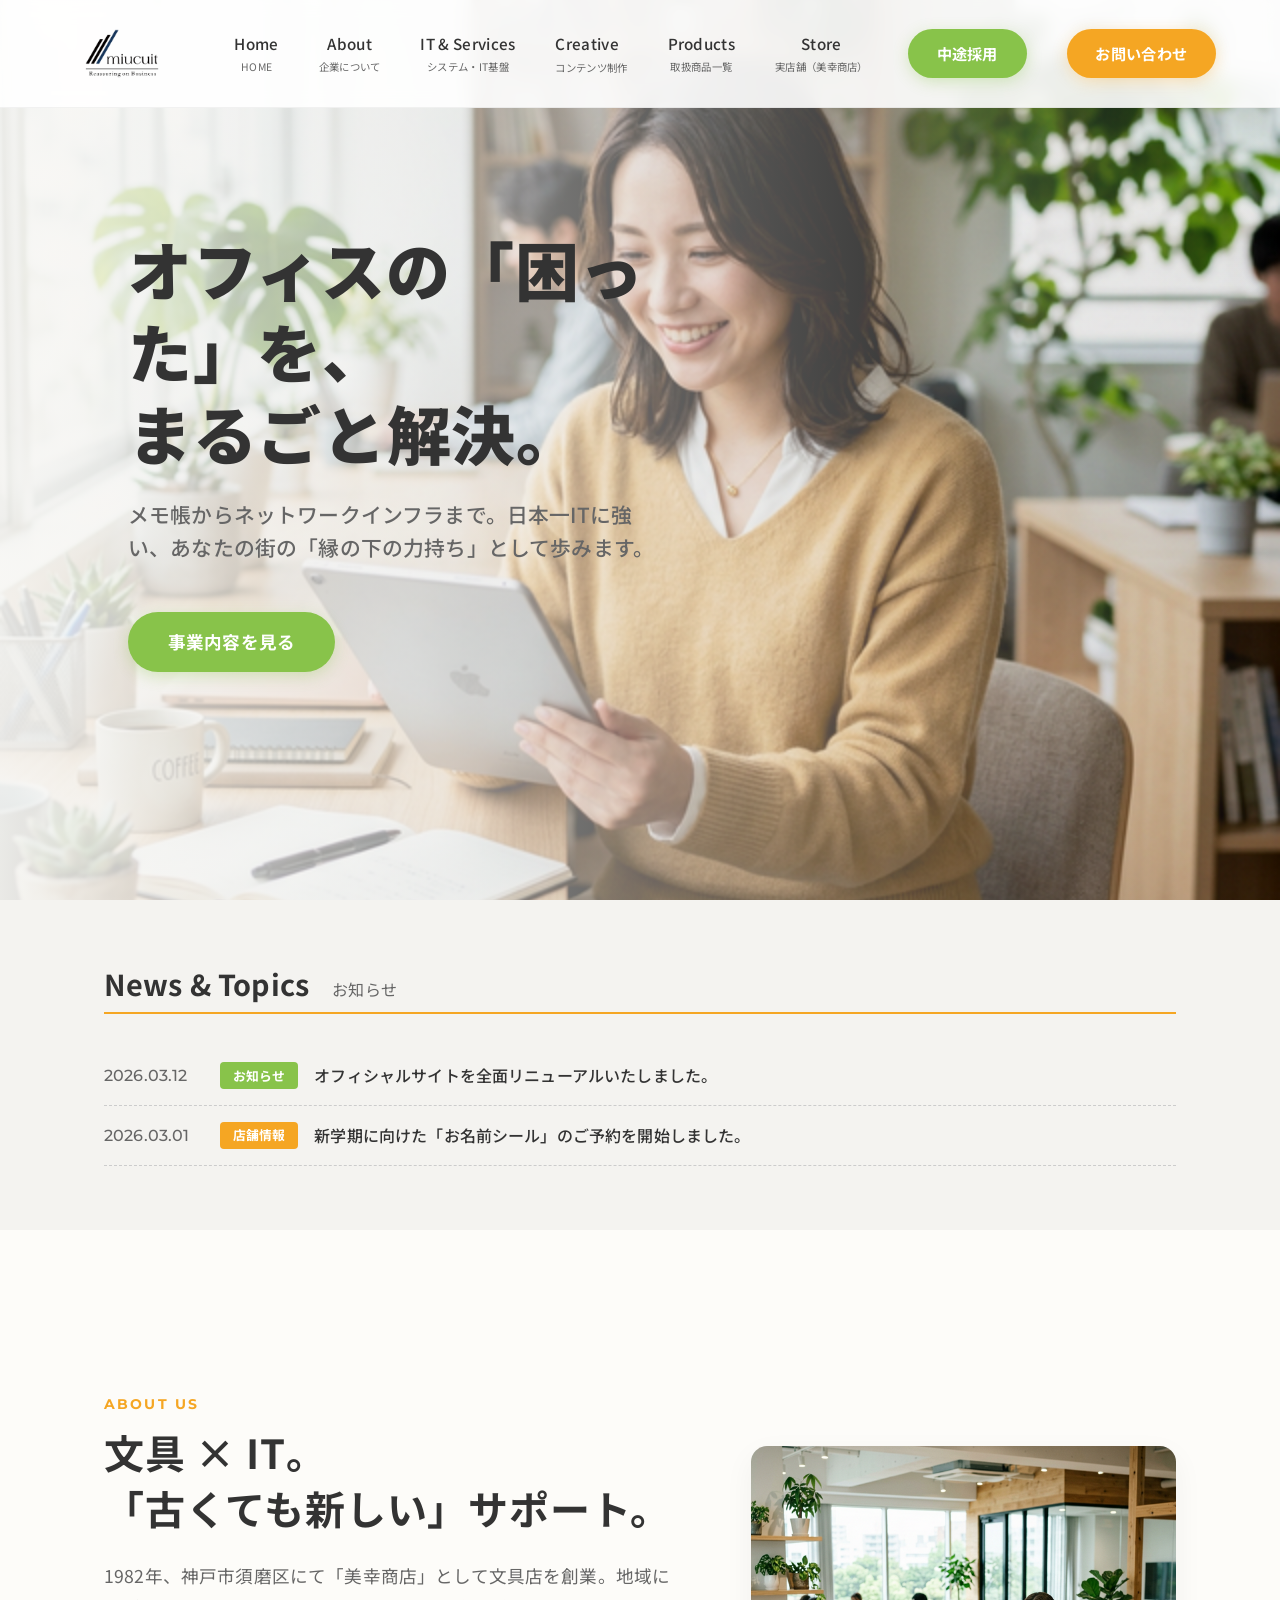
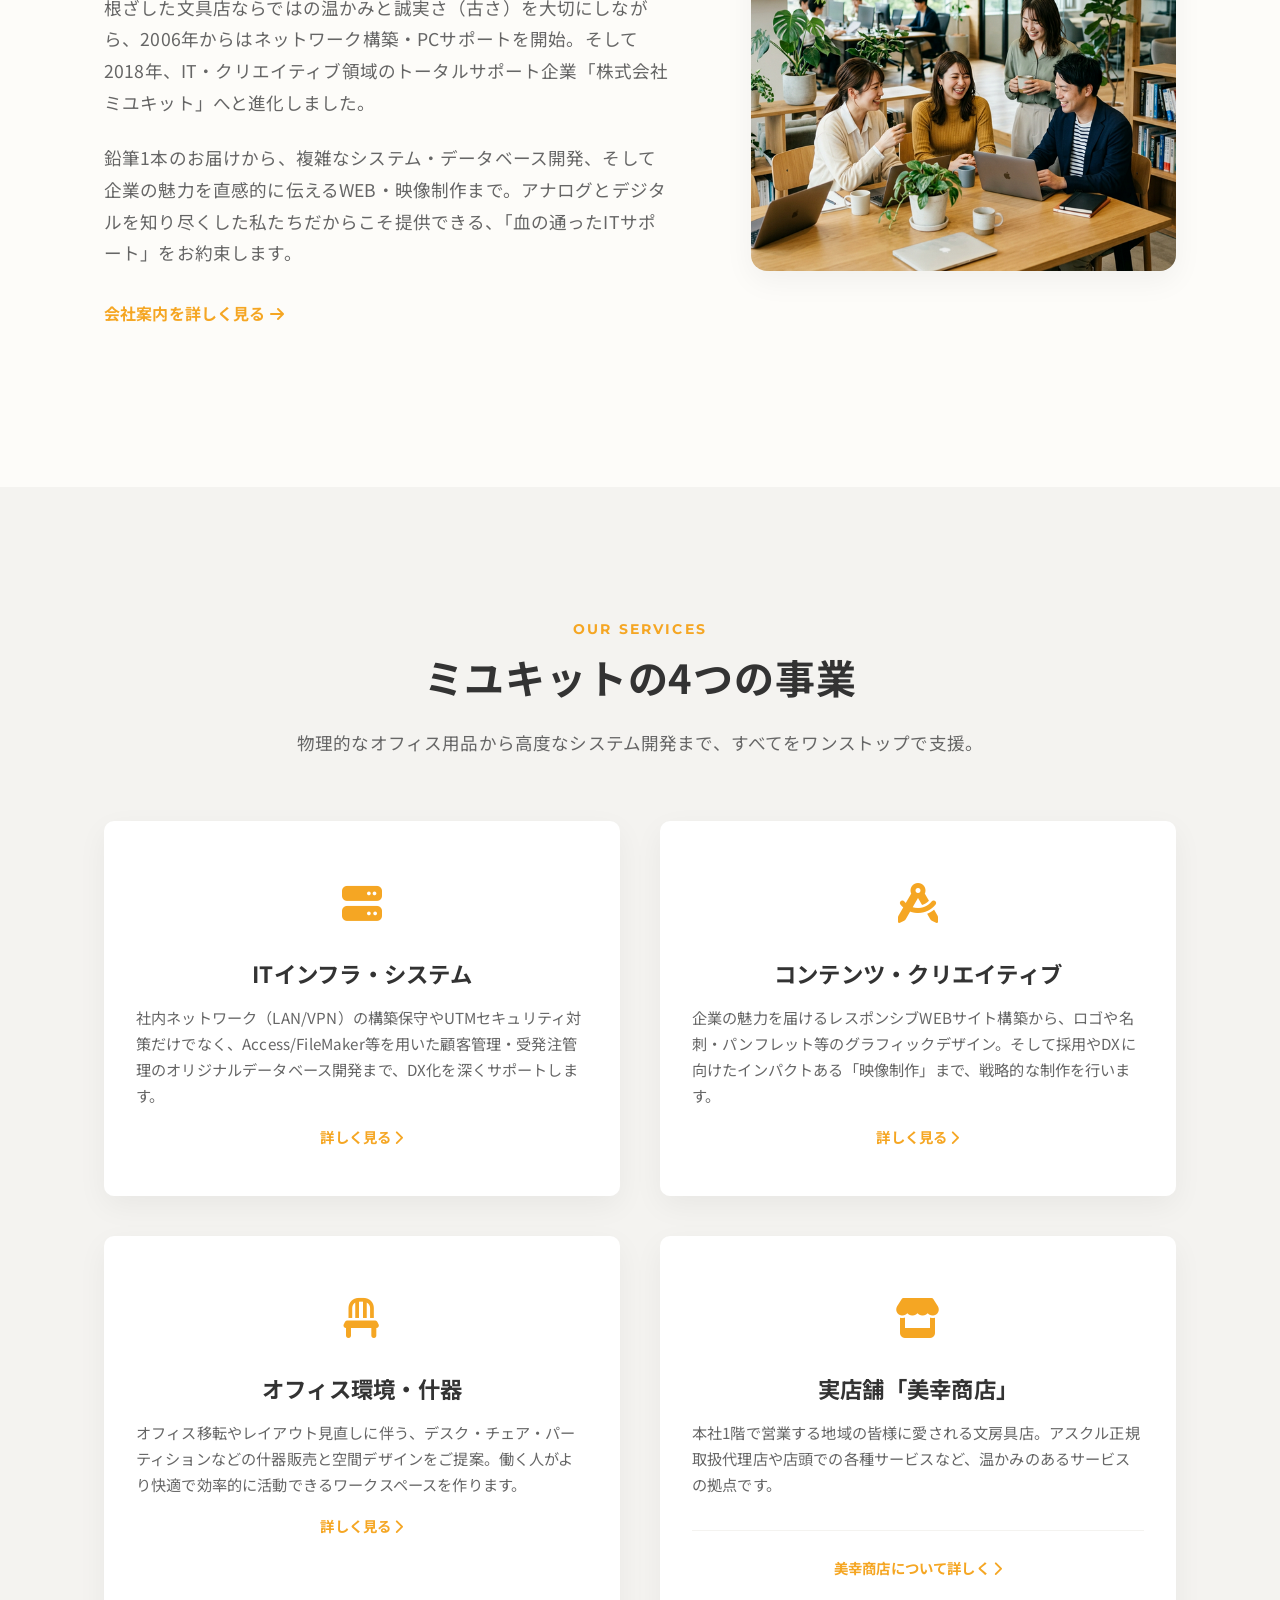
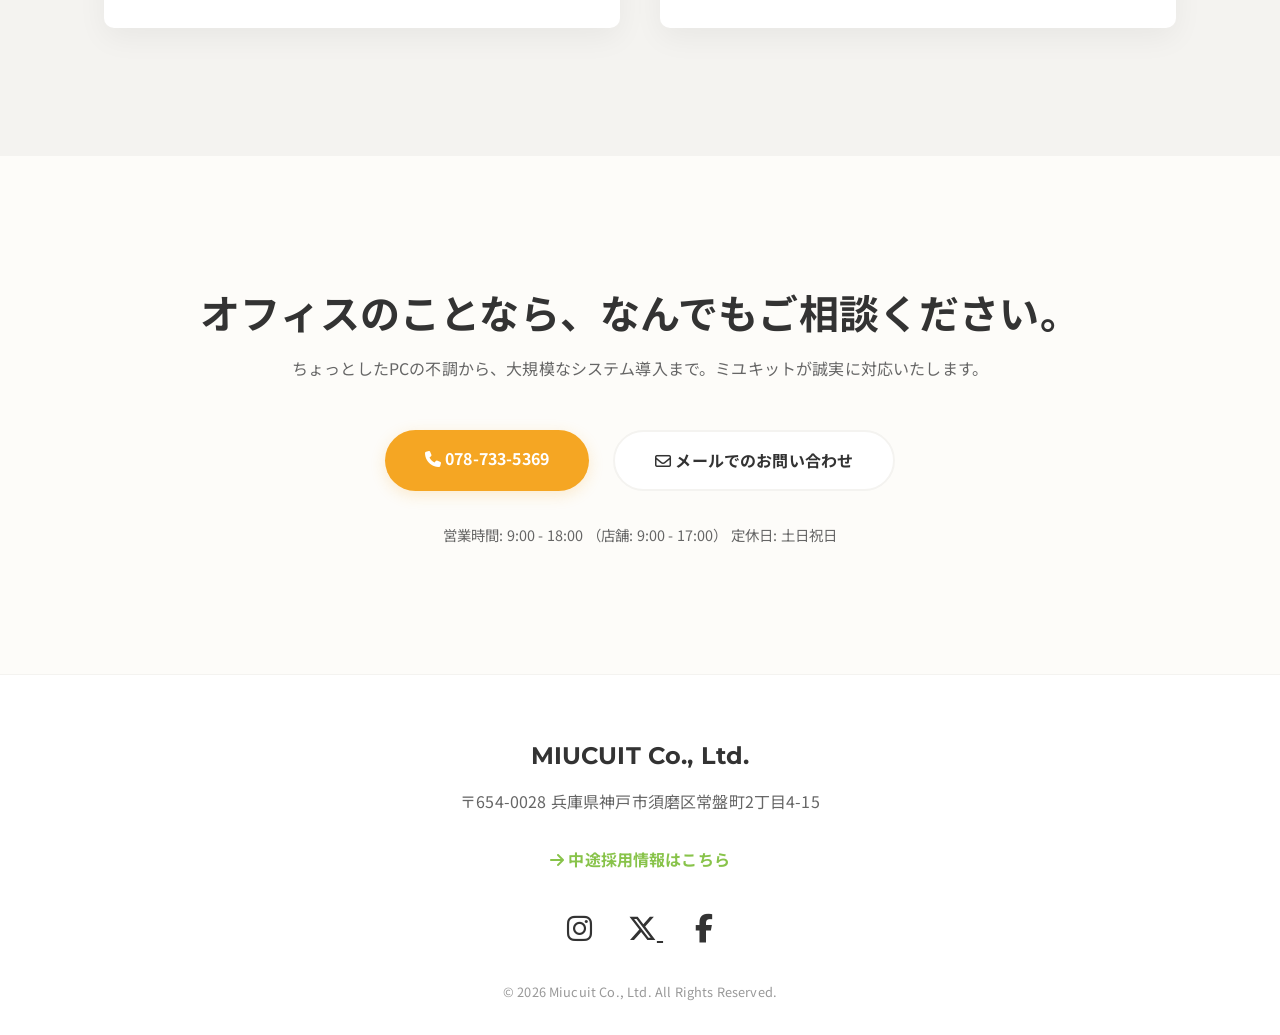
<file: docs/index.html>
<!DOCTYPE html>
<html lang="ja">

<head>
    <meta charset="UTF-8">
    <meta name="viewport" content="width=device-width, initial-scale=1.0">
    <title>株式会社ミユキット - 文具 × ITでオフィスの「困った」をまるごと解決。</title>
    <meta name="description"
        content="1982年創業、神戸市須磨区の「日本一ITに強いあなたのまちの文具店」。OA機器販売、ネットワーク構築、コンテンツ制作から店舗での事務用品販売まで、オフィスのITインフラを総合サポートします。">
    <!-- Font Awesome for friendly icons -->
    <link rel="stylesheet" href="https://cdnjs.cloudflare.com/ajax/libs/font-awesome/6.4.0/css/all.min.css">
    <!-- Google Fonts: Noto Sans JP & Montserrat for modern, friendly typography -->
    <link rel="preconnect" href="https://fonts.googleapis.com">
    <link rel="preconnect" href="https://fonts.gstatic.com" crossorigin>
    <link
        href="https://fonts.googleapis.com/css2?family=Montserrat:wght@400;500;700&family=Noto+Sans+JP:wght@400;500;700;900&display=swap"
        rel="stylesheet">
    <link rel="stylesheet" href="styles.css">
    <link rel="icon" href="favicon.ico" type="image/x-icon">
</head>

<body>
    <!-- Clean, Friendly Navigation -->
    <header class="navbar">
        <div class="nav-container">
            <a href="../index.html" class="logo"><img src="miucuit_logo.png" alt="ミユキット ロゴ"></a>

            <!-- Hamburger Menu Toggle -->
            <div class="menu-toggle" id="mobile-menu">
                <span></span>
                <span></span>
                <span></span>
            </div>

            <nav class="nav-links" id="nav-links">
                <a href="../index.html">Home<span class="en">HOME</span></a>
                <a href="company.html">About<span class="en">企業について</span></a>
                <a href="service.html">IT & Services<span class="en">システム・IT基盤</span></a>

                <!-- Dropdown Menu -->
                <div class="has-dropdown">
                    <span class="nav-item-title">Creative<span class="en">コンテンツ制作</span></span>
                    <div class="dropdown-menu">
                        <a href="service.html#web">WEBサイト・グラフィック制作</a>
                        <a href="video.html">成果の出る動画・映像制作</a>
                        <a href="lp-video.html">映像制作パッケージ</a>
                    </div>
                </div>

                <a href="products.html">Products<span class="en">取扱商品一覧</span></a>
                <a href="store.html">Store<span class="en">実店舗（美幸商店）</span></a>
                <a href="https://arwrk.net/recruit/dvzyrresnfl88wg/" target="_blank" rel="noopener noreferrer" class="nav-recruit-btn">中途採用</a>
                <a href="#contact" class="nav-contact-btn">お問い合わせ</a>
            </nav>
        </div>
    </header>

    <!-- Hero Section (Friendly Office Vibe) -->
    <section id="home" class="hero">
        <img class="bg-img" src="index_friendly_staff.png" alt="ミユキットの親しみやすいオフィス打ち合わせ風景">
        <div class="hero-content">
            <h1 class="hero-title fade-up">オフィスの「困った」を、<br>まるごと解決。</h1>
            <p class="hero-subtitle fade-up delay-1">メモ帳からネットワークインフラまで。日本一ITに強い、あなたの街の「縁の下の力持ち」として歩みます。</p>
            <a href="#services" class="hero-btn fade-up delay-2">事業内容を見る</a>
        </div>
    </section>

    <!-- News & Topics Section -->
    <section id="news" class="bg-light-gray" style="padding: 4rem 0;">
        <div class="container fade-up">
            <div
                style="display: flex; align-items: baseline; justify-content: space-between; margin-bottom: 2rem; border-bottom: 2px solid var(--accent-orange); padding-bottom: 0.5rem;">
                <h2 style="font-size: 1.8rem; color: var(--primary-text);">News & Topics <span
                        style="font-size: 1rem; color: var(--secondary-text); margin-left: 1rem; font-weight: 400;">お知らせ</span>
                </h2>
            </div>
            <!-- 手動更新用のお知らせリスト -->
            <ul style="list-style: none; padding: 0;">
                <li
                    style="padding: 1rem 0; border-bottom: 1px dashed #ccc; display: flex; flex-wrap: wrap; gap: 1rem; align-items: center;">
                    <div style="display: flex; gap: 1rem; align-items: center;">
                        <span
                            style="font-family: 'Montserrat', sans-serif; color: var(--secondary-text); font-weight: 500; min-width: 100px;">2026.03.12</span>
                        <span
                            style="background-color: var(--accent-green); color: white; padding: 0.2rem 0.8rem; border-radius: 4px; font-size: 0.8rem; font-weight: 700;">お知らせ</span>
                    </div>
                    <a href="#"
                        style="color: var(--primary-text); text-decoration: none; font-weight: 500; flex: 1; min-width: 250px;">オフィシャルサイトを全面リニューアルいたしました。</a>
                </li>
                <li
                    style="padding: 1rem 0; border-bottom: 1px dashed #ccc; display: flex; flex-wrap: wrap; gap: 1rem; align-items: center;">
                    <div style="display: flex; gap: 1rem; align-items: center;">
                        <span
                            style="font-family: 'Montserrat', sans-serif; color: var(--secondary-text); font-weight: 500; min-width: 100px;">2026.03.01</span>
                        <span
                            style="background-color: var(--accent-orange); color: white; padding: 0.2rem 0.8rem; border-radius: 4px; font-size: 0.8rem; font-weight: 700;">店舗情報</span>
                    </div>
                    <a href="#"
                        style="color: var(--primary-text); text-decoration: none; font-weight: 500; flex: 1; min-width: 250px;">新学期に向けた「お名前シール」のご予約を開始しました。</a>
                </li>
            </ul>
        </div>
    </section>

    <!-- About Section -->
    <section id="about" class="about-section">
        <div class="container fade-up">
            <div class="about-grid">
                <div class="about-text">
                    <span class="section-tag">About Us</span>
                    <h2 class="section-title"><span class="inline-block-text">文具 × IT。</span><br><span
                            class="inline-block-text">「古くても新しい」サポート。</span></h2>
                    <p class="about-desc">
                        1982年、神戸市須磨区にて「美幸商店」として文具店を創業。地域に根ざした文具店ならではの温かみと誠実さ（古さ）を大切にしながら、2006年からはネットワーク構築・PCサポートを開始。そして2018年、IT・クリエイティブ領域のトータルサポート企業「株式会社ミユキット」へと進化しました。
                    </p>
                    <p class="about-desc" style="margin-bottom: 2rem;">
                        鉛筆1本のお届けから、複雑なシステム・データベース開発、そして企業の魅力を直感的に伝えるWEB・映像制作まで。アナログとデジタルを知り尽くした私たちだからこそ提供できる、「血の通ったITサポート」をお約束します。
                    </p>
                    <a href="company.html"
                        style="color: var(--accent-orange); font-weight: 700; text-decoration: none;">会社案内を詳しく見る <i
                            class="fa-solid fa-arrow-right"></i></a>
                </div>
                <div class="about-image-wrapper">
                    <!-- 既存オフィス画像を再構成配置 -->
                    <img src="modern_friendly_office_1_1773296498504.png" alt="ミユキットの明るいオフィス風景" id="index-about-image"
                        class="about-image">
                </div>
            </div>
        </div>
    </section>

    <!-- Services Section -->
    <section id="services" class="services-section bg-light-gray">
        <div class="container">
            <div class="section-header center fade-up">
                <span class="section-tag">Our Services</span>
                <h2 class="section-title">ミユキットの4つの事業</h2>
                <p class="section-subtitle">物理的なオフィス用品から高度なシステム開発まで、すべてをワンストップで支援。</p>
            </div>

            <div class="services-grid grid-2">
                <!-- Service 1 -->
                <div class="service-card fade-up delay-1">
                    <div class="service-icon"><i class="fa-solid fa-server"></i></div>
                    <h3 class="service-title"><span class="inline-block-text">ITインフラ・</span><span
                            class="inline-block-text">システム</span></h3>
                    <p class="service-desc" style="margin-bottom: 1rem;">
                        社内ネットワーク（LAN/VPN）の構築保守やUTMセキュリティ対策だけでなく、Access/FileMaker等を用いた顧客管理・受発注管理のオリジナルデータベース開発まで、DX化を深くサポートします。
                    </p>
                    <a href="service.html"
                        style="font-size: 0.9rem; color: var(--accent-orange); font-weight: 700; text-decoration: none;">詳しく見る
                        <i class="fa-solid fa-chevron-right"></i></a>
                </div>

                <!-- Service 2 -->
                <div class="service-card fade-up delay-2">
                    <div class="service-icon"><i class="fa-solid fa-compass-drafting"></i></div>
                    <h3 class="service-title"><span class="inline-block-text">コンテンツ・</span><span
                            class="inline-block-text">クリエイティブ</span></h3>
                    <p class="service-desc" style="margin-bottom: 1rem;">
                        企業の魅力を届けるレスポンシブWEBサイト構築から、ロゴや名刺・パンフレット等のグラフィックデザイン。そして採用やDXに向けたインパクトある「映像制作」まで、戦略的な制作を行います。
                    </p>
                    <a href="service.html#web"
                        style="font-size: 0.9rem; color: var(--accent-orange); font-weight: 700; text-decoration: none;">詳しく見る
                        <i class="fa-solid fa-chevron-right"></i></a>
                </div>

                <!-- Service 3 -->
                <div class="service-card fade-up delay-3">
                    <div class="service-icon"><i class="fa-solid fa-chair"></i></div>
                    <h3 class="service-title"><span class="inline-block-text">オフィス環境・</span><span
                            class="inline-block-text">什器</span></h3>
                    <p class="service-desc" style="margin-bottom: 1rem;">
                        オフィス移転やレイアウト見直しに伴う、デスク・チェア・パーティションなどの什器販売と空間デザインをご提案。働く人がより快適で効率的に活動できるワークスペースを作ります。
                    </p>
                    <a href="service.html#furniture"
                        style="font-size: 0.9rem; color: var(--accent-orange); font-weight: 700; text-decoration: none;">詳しく見る
                        <i class="fa-solid fa-chevron-right"></i></a>
                </div>

                <!-- Service 4 -->
                <div class="service-card fade-up delay-4" id="shop">
                    <div class="service-icon"><i class="fa-solid fa-store"></i></div>
                    <h3 class="service-title"><span class="inline-block-text">実店舗</span><span
                            class="inline-block-text">「美幸商店」</span></h3>
                    <p class="service-desc" style="margin-bottom: 2rem;">
                        本社1階で営業する地域の皆様に愛される文房具店。アスクル正規取扱代理店や店頭での各種サービスなど、温かみのあるサービスの拠点です。
                    </p>
                    <div style="margin-top: auto; padding-top: 1.5rem; border-top: 1px solid var(--bg-light-gray);">
                        <a href="store.html"
                            style="font-size: 0.9rem; color: var(--accent-orange); font-weight: 700; text-decoration: none;">美幸商店について詳しく
                            <i class="fa-solid fa-chevron-right"></i></a>
                    </div>
                </div>
            </div>
        </div>
    </section>

    <!-- Contact CTA Section -->
    <section id="contact" class="cta-section">
        <div class="container center fade-up">
            <h2 class="cta-title">オフィスのことなら、なんでもご相談ください。</h2>
            <p class="cta-desc">ちょっとしたPCの不調から、大規模なシステム導入まで。ミユキットが誠実に対応いたします。</p>
            <div class="cta-actions">
                <a href="tel:078-733-5369" class="btn btn-primary"><i class="fa-solid fa-phone"></i> 078-733-5369</a>
                <a href="mailto:info@miucuit.jp" class="btn btn-secondary"><i class="fa-regular fa-envelope"></i>
                    メールでのお問い合わせ</a>
            </div>
            <p class="business-hours">営業時間: 9:00 - 18:00 （店舗: 9:00 - 17:00） 定休日: 土日祝日</p>
        </div>
    </section>

    <!-- Footer -->
    <footer class="site-footer">
        <div class="container center">
            <h2 class="footer-logo">MIUCUIT Co., Ltd.</h2>
            <p class="footer-address">〒654-0028 兵庫県神戸市須磨区常盤町2丁目4-15</p>
            <p class="footer-recruit" style="margin: 1.5rem 0 0;"><a href="https://arwrk.net/recruit/dvzyrresnfl88wg/" target="_blank" rel="noopener noreferrer" style="color: var(--accent-green); font-weight: 700; text-decoration: none;"><i class="fa-solid fa-arrow-right"></i> 中途採用情報はこちら</a></p>

            <div class="footer-socials" style="margin: 2rem 0;">
                <a href="https://www.instagram.com/miucuitjp/?hl=ja" target="_blank" rel="noopener noreferrer"
                    style="color: var(--primary-text); font-size: 1.8rem; margin: 0 1rem; transition: color 0.3s;"><i
                        class="fa-brands fa-instagram"></i></a>
                <a href="https://x.com/miucuitjp" target="_blank" rel="noopener noreferrer"
                    style="color: var(--primary-text); font-size: 1.8rem; margin: 0 1rem; transition: color 0.3s;">
                    <svg xmlns="http://www.w3.org/2000/svg" height="1em" viewBox="0 0 512 512"
                        style="fill: currentColor; vertical-align: -0.125em;"><!--! Font Awesome Free 6.4.0 by @fontawesome - https://fontawesome.com License - https://fontawesome.com/license (Commercial License) Copyright 2023 Fonticons, Inc. -->
                        <path
                            d="M389.2 48h70.6L305.6 224.2 487 464H345L233.7 318.6 106.5 464H35.8L200.7 275.5 26.8 48H172.4L272.9 180.9 389.2 48zM364.4 421.8h39.1L151.1 88h-42L364.4 421.8z" />
                    </svg>
                </a>
                <a href="https://ja-jp.facebook.com/miucuitjp/" target="_blank" rel="noopener noreferrer"
                    style="color: var(--primary-text); font-size: 1.8rem; margin: 0 1rem; transition: color 0.3s;"><i
                        class="fa-brands fa-facebook-f"></i></a>
            </div>

            <p class="copyright">&copy; 2026 Miucuit Co., Ltd. All Rights Reserved.</p>
        </div>
    </footer>

    <!-- Responsive Navigation Logic -->
    <script src="site.js"></script>
</body>

</html>
</file>
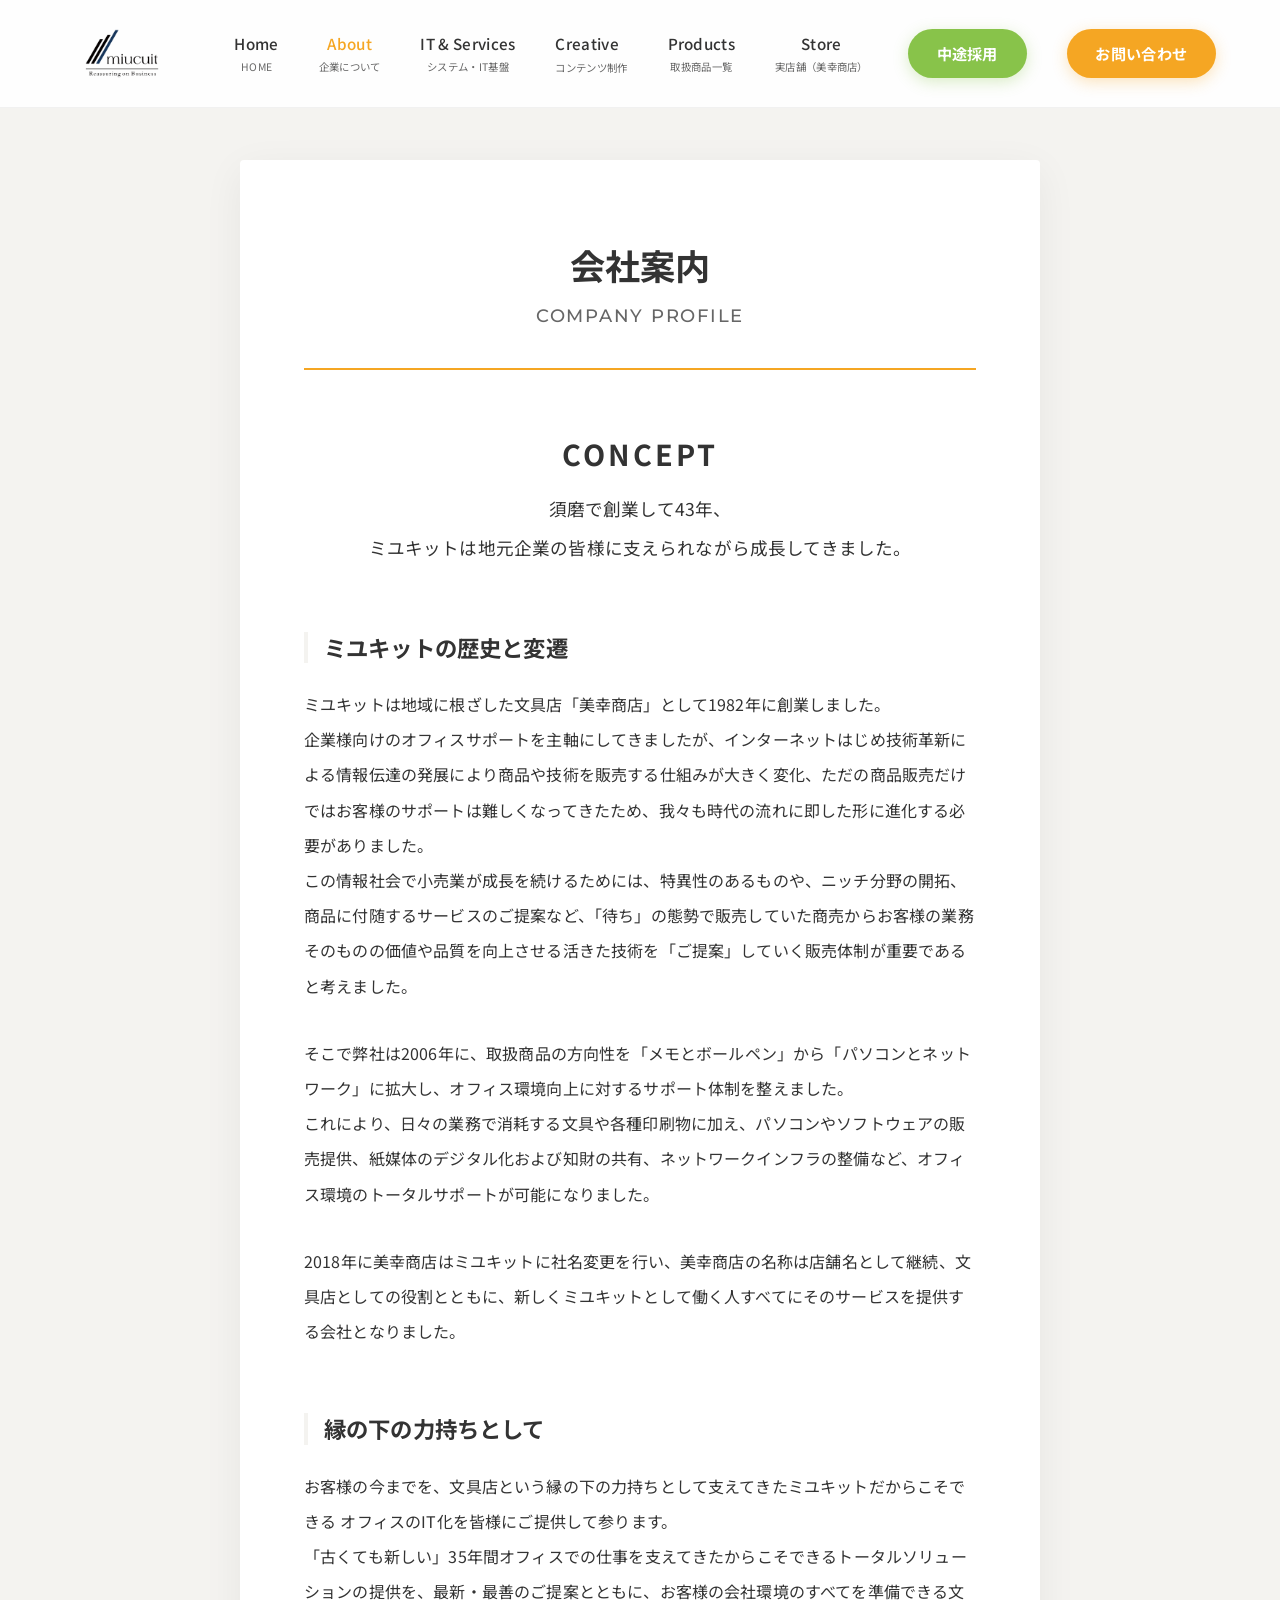
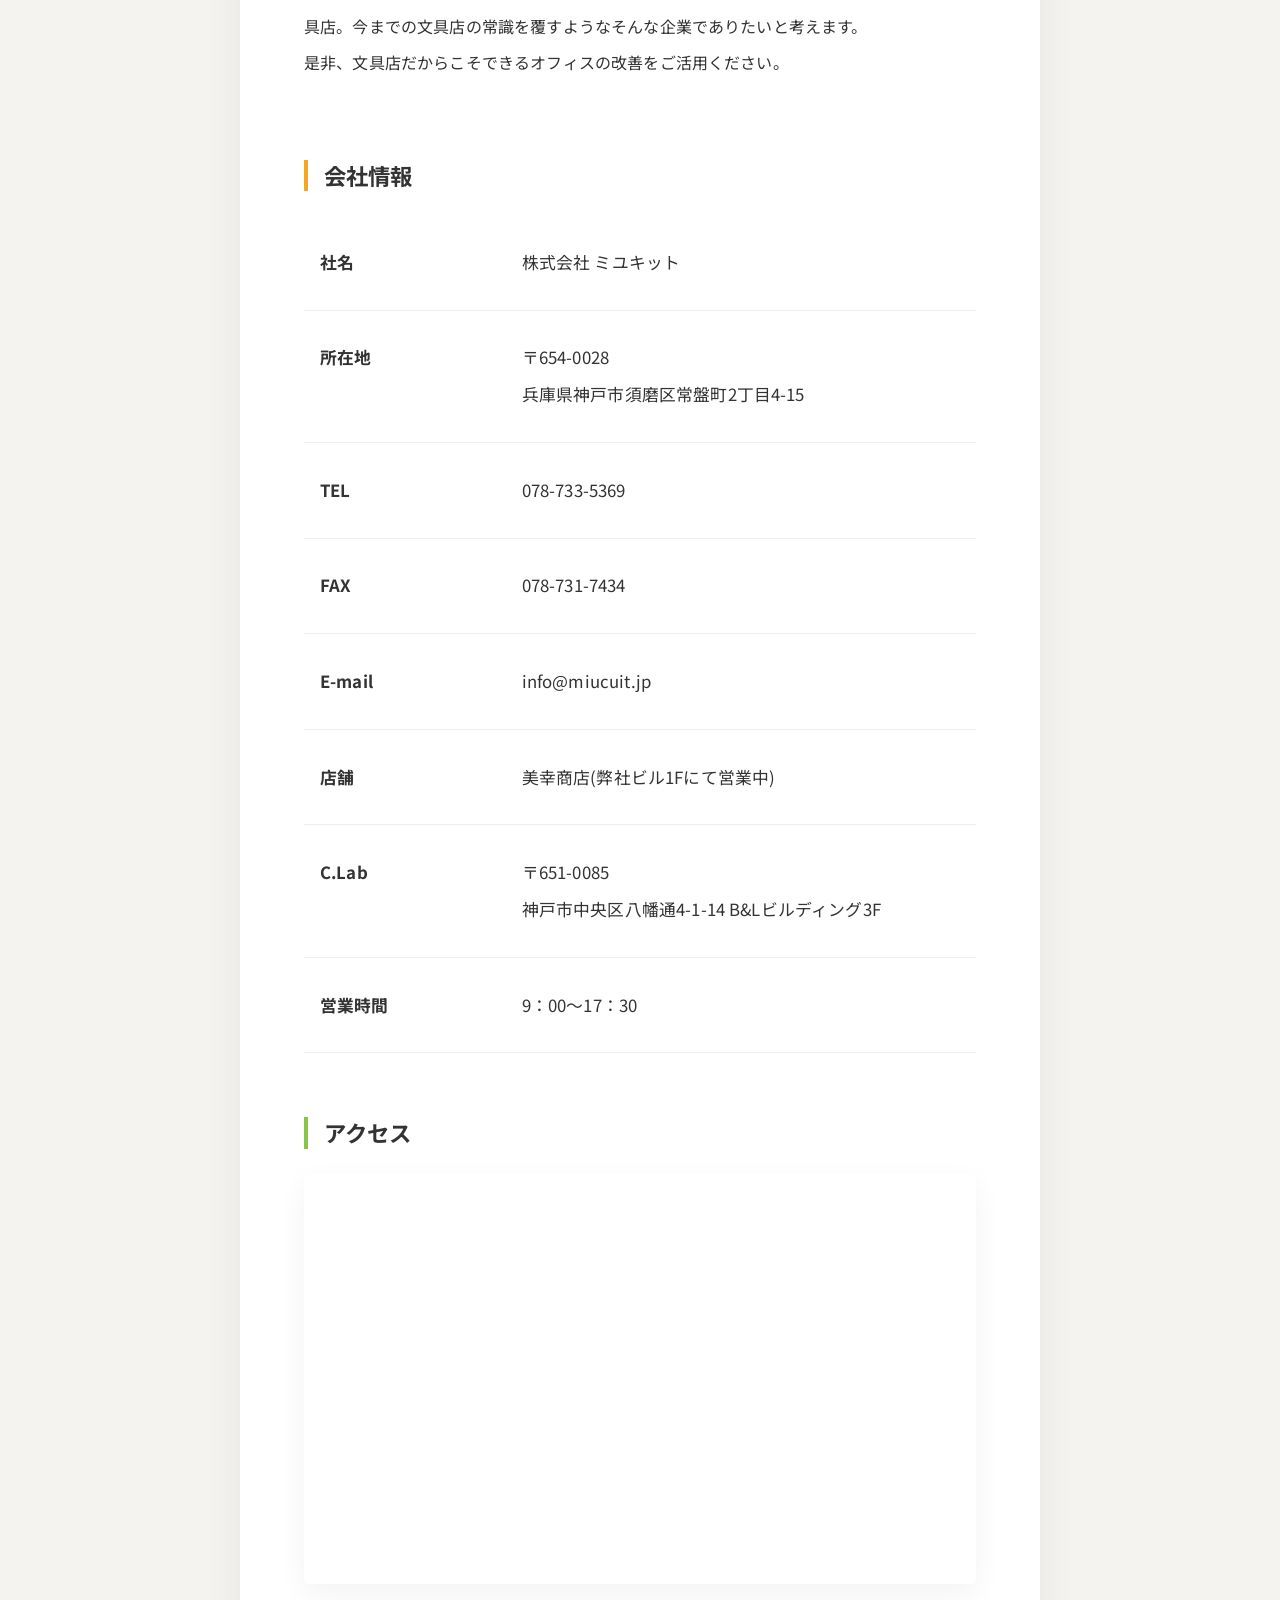
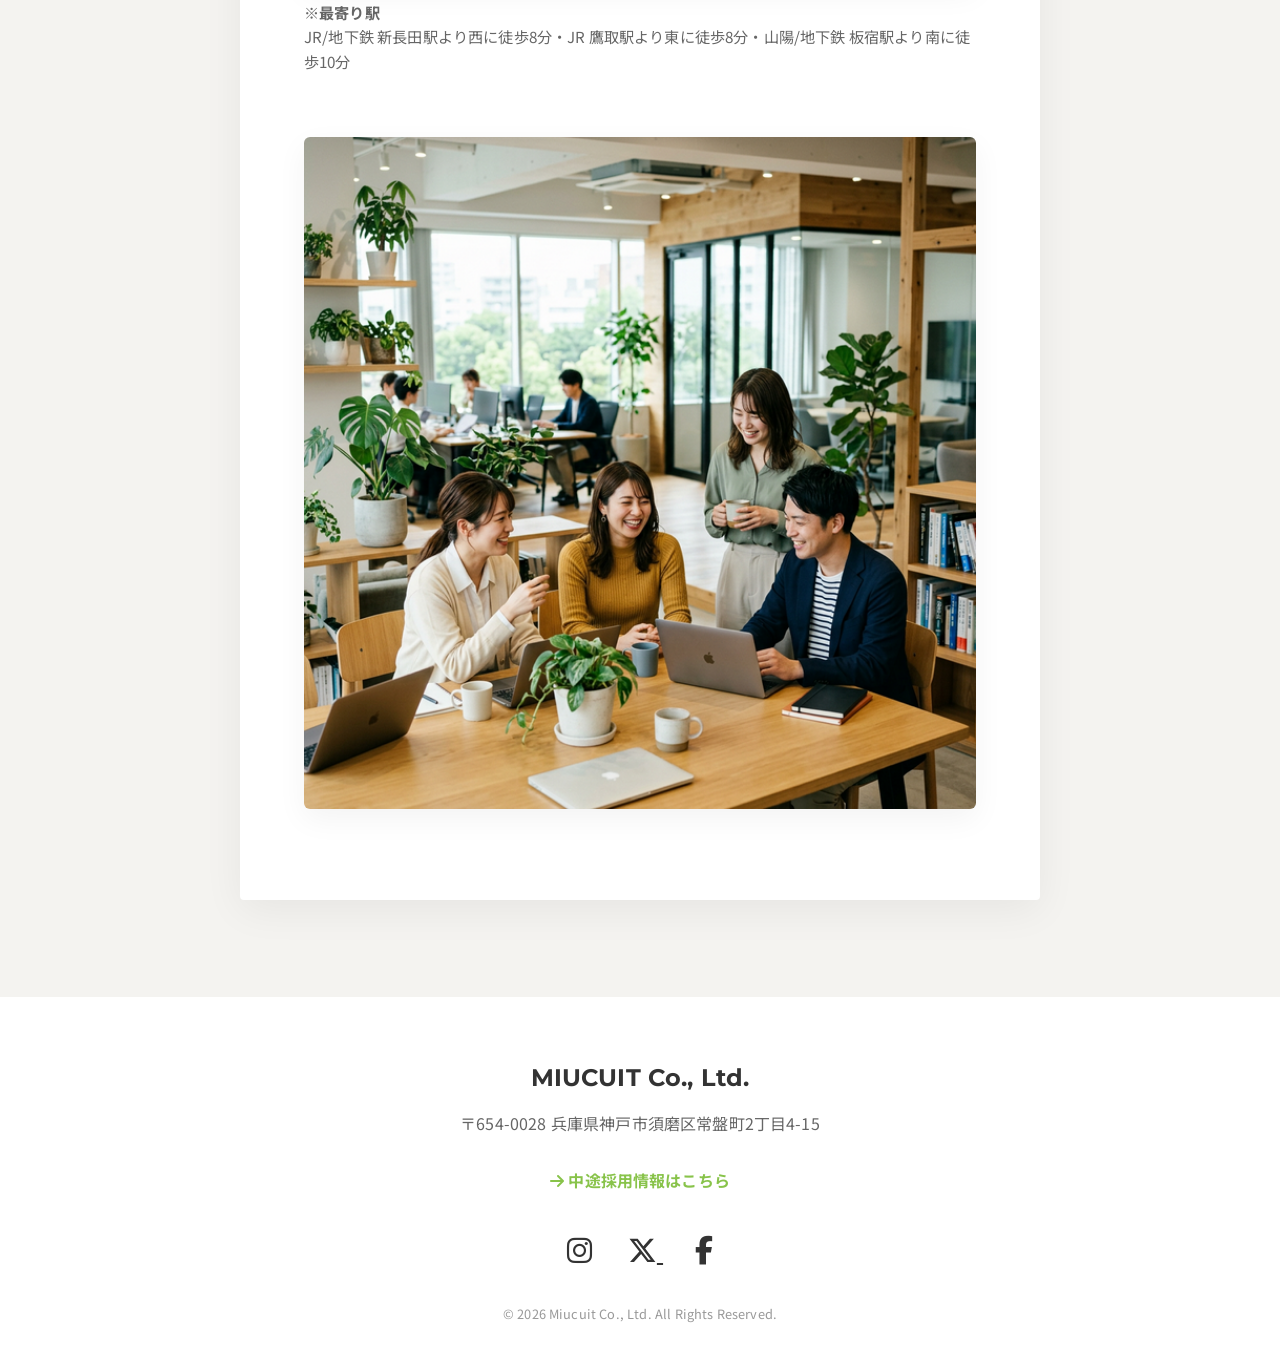
<file: docs/about.html>
<!DOCTYPE html>
<html lang="ja">
<head>
    <meta charset="UTF-8">
    <meta http-equiv="refresh" content="0; url=company.html">
    <meta name="viewport" content="width=device-width, initial-scale=1.0">
    <title>会社案内へ移動します - 株式会社ミユキット</title>
    <meta name="description" content="会社案内ページへ移動します。">
    <link rel="canonical" href="company.html">
    <link rel="icon" href="favicon.ico" type="image/x-icon">
    <style>
        body {
            margin: 0;
            min-height: 100vh;
            display: grid;
            place-items: center;
            padding: 2rem;
            font-family: 'Noto Sans JP', sans-serif;
            background: #fdfcf9;
            color: #333333;
        }

        .redirect-card {
            max-width: 560px;
            padding: 2rem;
            border-radius: 16px;
            background: #ffffff;
            box-shadow: 0 10px 30px rgba(0, 0, 0, 0.08);
            text-align: center;
        }

        a {
            color: #f5a623;
            font-weight: 700;
        }
    </style>
</head>
<body>
    <div class="redirect-card">
        <h1>会社案内ページへ移動します</h1>
        <p>自動で移動しない場合は、<a href="company.html">こちら</a>をクリックしてください。</p>
    </div>
    <script>
        window.location.replace('company.html');
    </script>
</body>
</html>
</file>
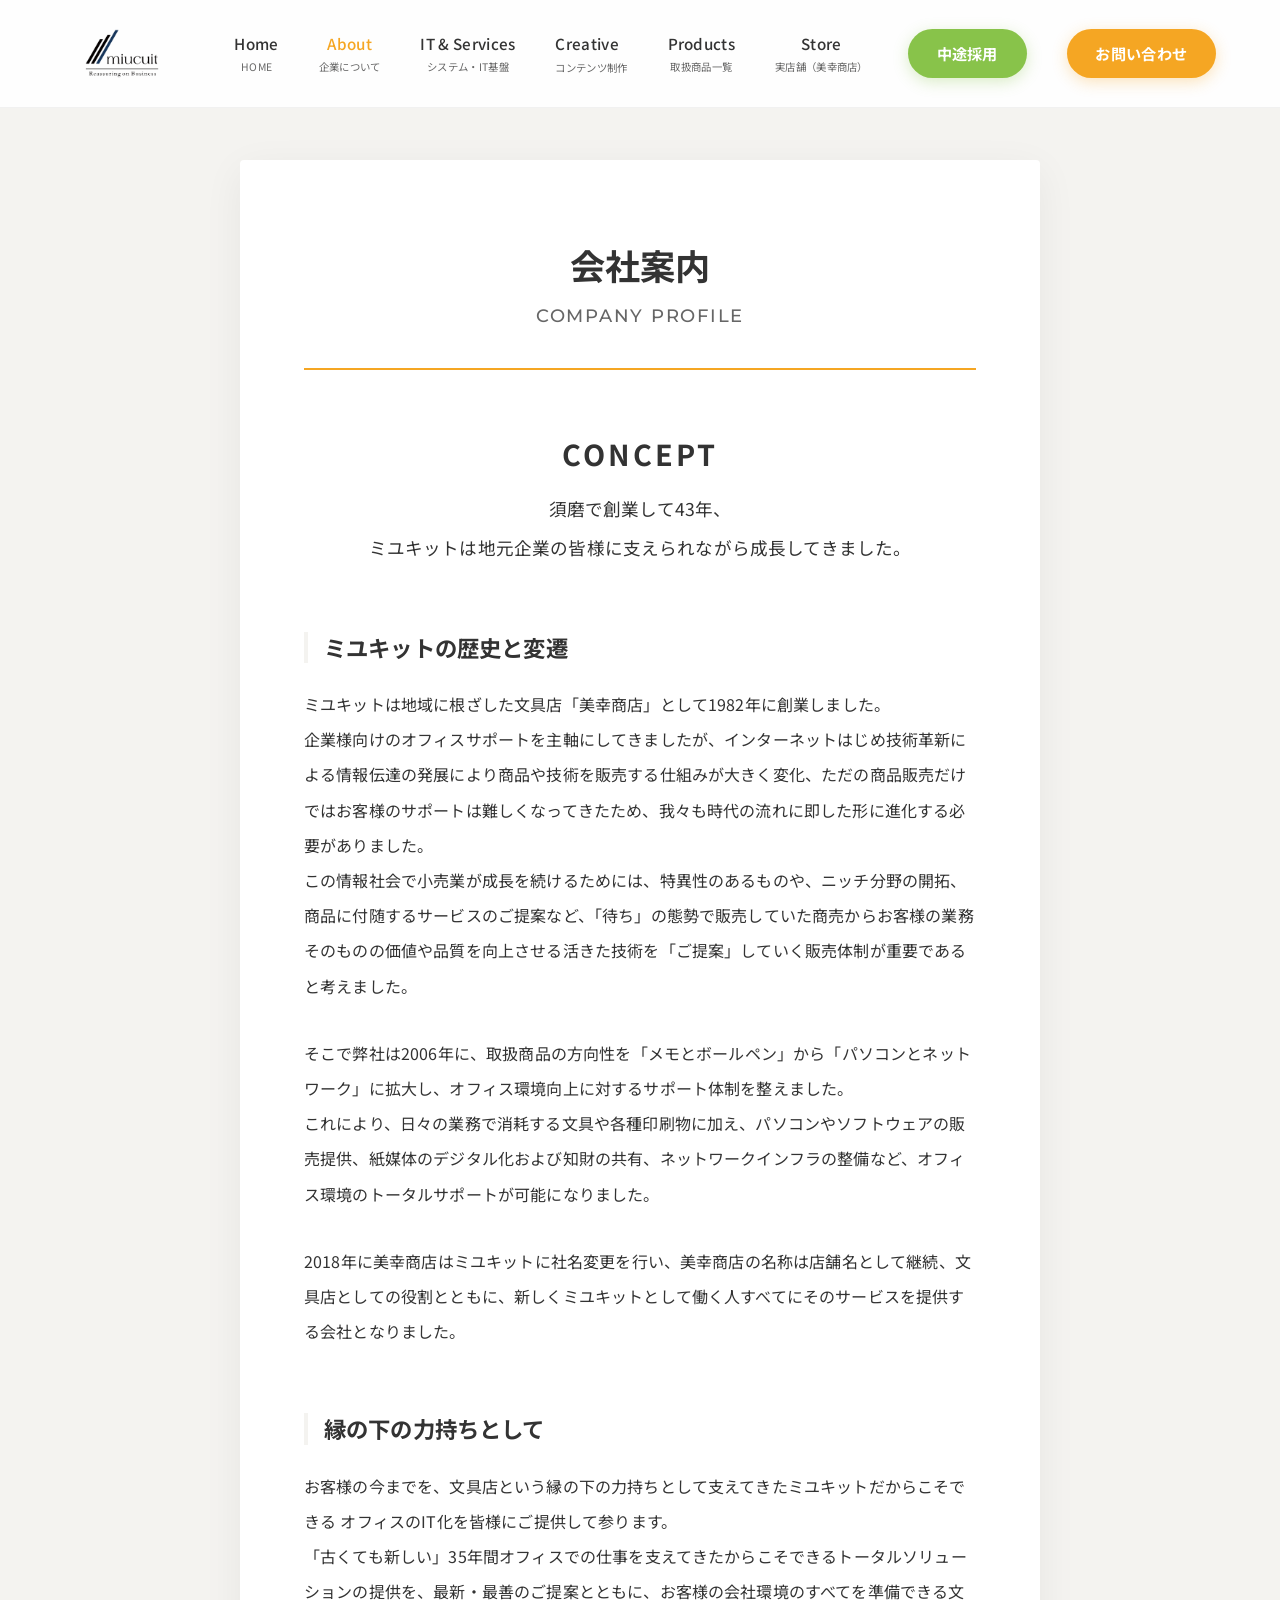
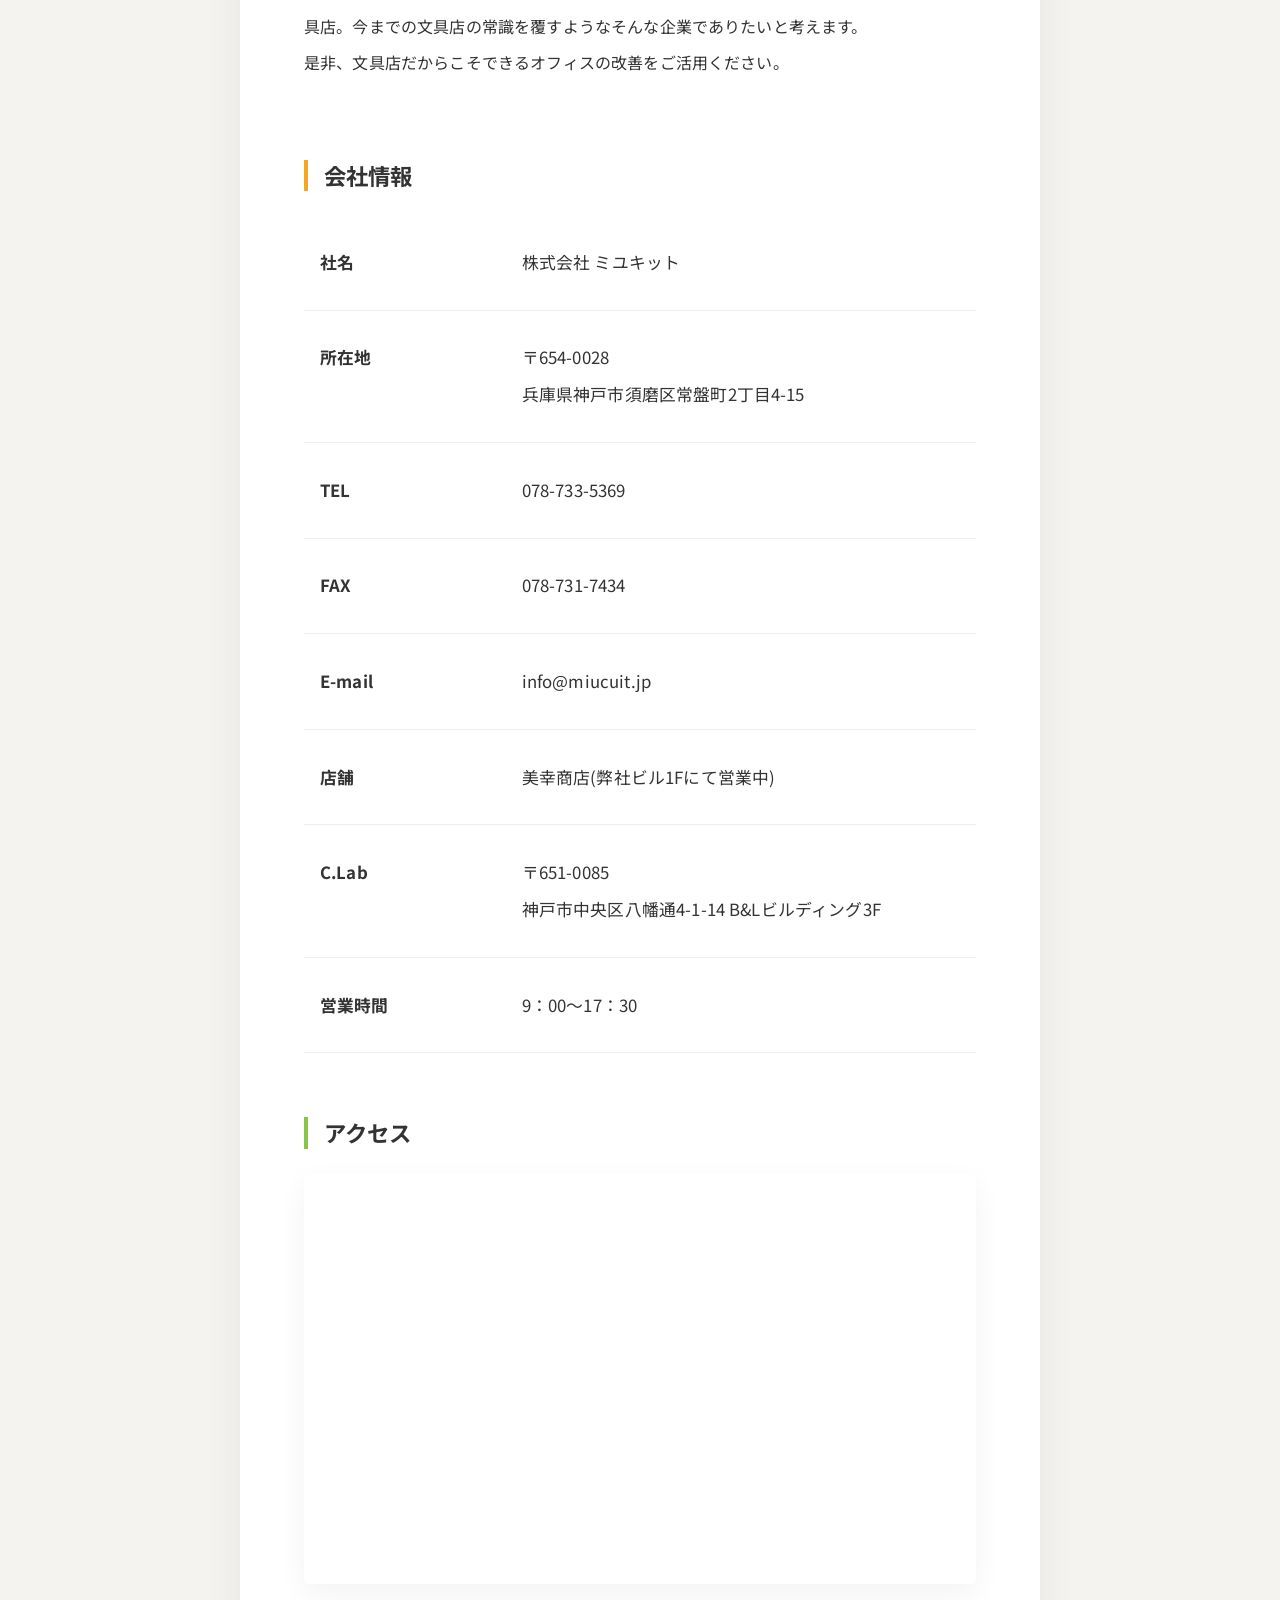
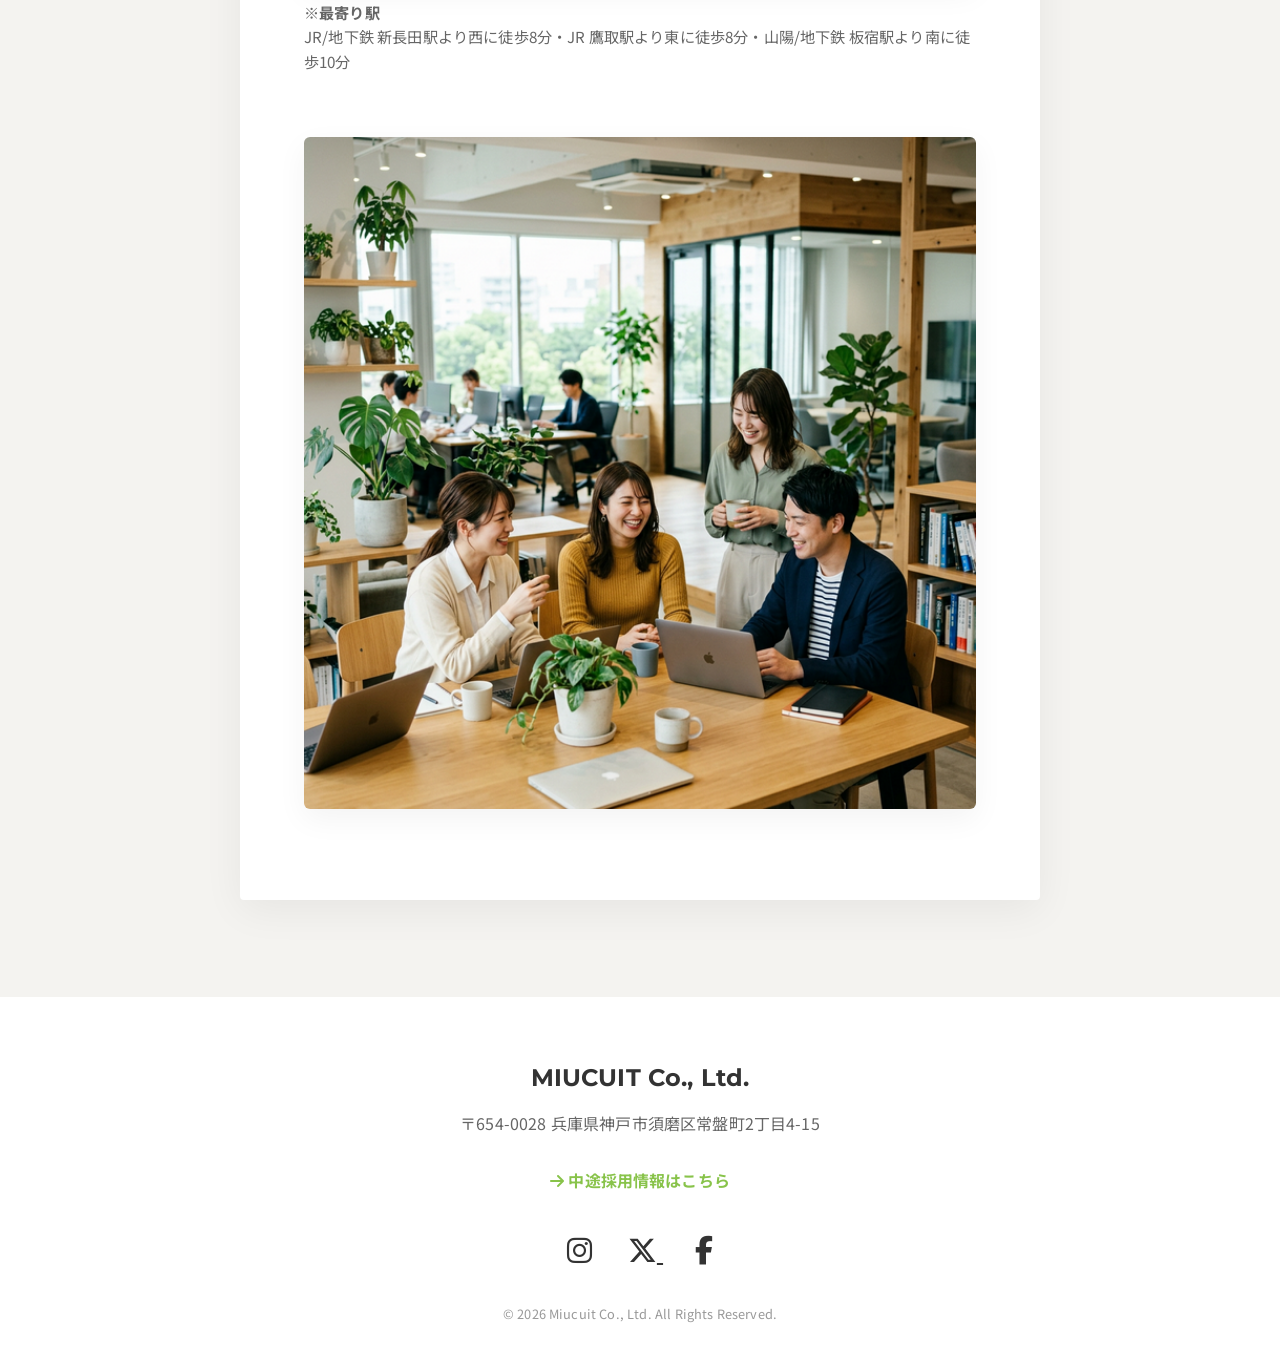
<file: docs/company.html>
<!DOCTYPE html>
<html lang="ja">
<head>
    <meta charset="UTF-8">
    <meta name="viewport" content="width=device-width, initial-scale=1.0">
    <title>会社案内 - 株式会社ミユキット</title>
    <meta name="description" content="株式会社ミユキットの会社案内。所在地、アクセス情報、会社情報を掲載しています。">
    <!-- Font Awesome for friendly icons -->
    <link rel="stylesheet" href="https://cdnjs.cloudflare.com/ajax/libs/font-awesome/6.4.0/css/all.min.css">
    <!-- Google Fonts: Noto Sans JP & Montserrat -->
    <link rel="preconnect" href="https://fonts.googleapis.com">
    <link rel="preconnect" href="https://fonts.gstatic.com" crossorigin>
    <link href="https://fonts.googleapis.com/css2?family=Montserrat:wght@400;500;700&family=Noto+Sans+JP:wght@400;500;700;900&display=swap" rel="stylesheet">
    <link rel="stylesheet" href="styles.css">
    <link rel="icon" href="favicon.ico" type="image/x-icon">
    <style>
        /* PDF Brochure Style A4 Layout */
        .brochure-wrapper {
            background-color: var(--bg-light-gray); /* Outer background to contrast with white paper */
            padding: 10rem 0 6rem;
        }

        .brochure-container {
            max-width: 800px;
            margin: 0 auto;
            background: #ffffff; /* Clean white paper base */
            padding: 5rem 4rem;
            box-shadow: 0 10px 40px rgba(0,0,0,0.06); /* Soft paper shadow */
            border-radius: 4px; /* Crisp edges */
            color: #333333; /* Dark gray for maximum readability without being pure black */
            line-height: 2.2; /* Wide line-height for readability */
            font-family: 'Noto Sans JP', sans-serif;
        }
        
        .brochure-header {
            text-align: center;
            margin-bottom: 4rem;
            border-bottom: 2px solid var(--accent-orange);
            padding-bottom: 2rem;
        }
        
        .brochure-title {
            font-size: 2.2rem;
            color: var(--primary-text);
            margin-bottom: 0.5rem;
            word-break: keep-all;
            overflow-wrap: break-word;
        }

        .brochure-subtitle {
            font-family: 'Montserrat', sans-serif;
            font-size: 1.1rem;
            color: var(--secondary-text);
            font-weight: 500;
            letter-spacing: 0.1em;
        }
        
        .company-table {
            width: 100%;
            border-collapse: collapse;
            font-size: 1.05rem;
            margin-bottom: 4rem;
        }
        
        .company-table th, .company-table td {
            padding: 1.8rem 1rem;
            border-bottom: 1px solid #eeeeee;
            text-align: left;
            vertical-align: top;
        }
        
        .company-table th {
            width: 30%;
            font-weight: 700;
            color: var(--primary-text);
        }

        .map-section-title {
            font-size: 1.4rem;
            color: var(--primary-text);
            margin-bottom: 1.5rem;
            font-weight: 700;
            border-left: 4px solid var(--accent-green);
            padding-left: 1rem;
        }

        .map-container {
            width: 100%;
            border-radius: var(--border-radius-sm);
            overflow: hidden;
            box-shadow: var(--shadow-soft);
        }

        /* Responsive */
        @media (max-width: 768px) {
            .brochure-wrapper {
                padding: 6rem 0 2rem;
                background-color: #ffffff;
            }
            .brochure-container {
                padding: 2rem 5vw;
                box-shadow: none; /* simpler on mobile */
                border-radius: 0;
            }
            .company-table th, .company-table td {
                display: block;
                width: 100%;
            }
            .company-table th {
                padding-bottom: 0.5rem;
                border-bottom: none;
            }
            .company-table td {
                padding-top: 0;
                padding-bottom: 1.5rem;
            }
        }
    </style>
</head>
<body>
    <!-- Clean, Friendly Navigation -->
    <header class="navbar">
        <div class="nav-container">
            <a href="index.html" class="logo"><img src="miucuit_logo.png" alt="ミユキット ロゴ"></a>
            
            <div class="menu-toggle" id="mobile-menu">
                <span></span>
                <span></span>
                <span></span>
            </div>

            <nav class="nav-links" id="nav-links">
                <a href="index.html">Home<span class="en">HOME</span></a>
                <a href="company.html" style="color: var(--accent-orange);">About<span class="en">企業について</span></a>
                <a href="service.html">IT & Services<span class="en">システム・IT基盤</span></a>
                
                <div class="has-dropdown">
                    <span class="nav-item-title">Creative<span class="en">コンテンツ制作</span></span>
                    <div class="dropdown-menu">
                        <a href="service.html#web">WEBサイト・グラフィック制作</a>
                        <a href="video.html">成果の出る動画・映像制作</a>
                        <a href="lp-video.html">映像制作パッケージ</a>
                    </div>
                </div>

                <a href="products.html">Products<span class="en">取扱商品一覧</span></a>
                <a href="store.html">Store<span class="en">実店舗（美幸商店）</span></a>
                <a href="https://arwrk.net/recruit/dvzyrresnfl88wg/" target="_blank" rel="noopener noreferrer" class="nav-recruit-btn">中途採用</a>
                <a href="index.html#contact" class="nav-contact-btn">お問い合わせ</a>
            </nav>
        </div>
    </header>

    <div class="brochure-wrapper">
        <div class="brochure-container fade-up">
            
            <div class="brochure-header">
                <h1 class="brochure-title"><span class="inline-block-text">会社案内</span></h1>
                <p class="brochure-subtitle">COMPANY PROFILE</p>
            </div>

            <div class="brochure-content">
                <h2 style="font-size: 1.8rem; text-align: center; margin-bottom: 1rem; color: var(--primary-text); letter-spacing: 0.1em;">CONCEPT</h2>
                <p style="text-align: center; font-size: 1.1rem; margin-bottom: 4rem; word-break: keep-all; overflow-wrap: break-word;">須磨で創業して43年、ミユキットは地元企業の皆様に支えられながら成長してきました。</p>

                <h3 style="font-size: 1.4rem; border-left: 4px solid var(--bg-light-gray); padding-left: 1rem; margin-bottom: 1.5rem; color: var(--primary-text);">ミユキットの歴史と変遷</h3>
                <p style="margin-bottom: 2rem;">
                    ミユキットは地域に根ざした文具店「美幸商店」として1982年に創業しました。<br>
                    企業様向けのオフィスサポートを主軸にしてきましたが、インターネットはじめ技術革新による情報伝達の発展により商品や技術を販売する仕組みが大きく変化、ただの商品販売だけではお客様のサポートは難しくなってきたため、我々も時代の流れに即した形に進化する必要がありました。<br>
                    この情報社会で小売業が成長を続けるためには、特異性のあるものや、ニッチ分野の開拓、商品に付随するサービスのご提案など、「待ち」の態勢で販売していた商売からお客様の業務そのものの価値や品質を向上させる活きた技術を「ご提案」していく販売体制が重要であると考えました。
                </p>
                <p style="margin-bottom: 2rem;">
                    そこで弊社は2006年に、取扱商品の方向性を「メモとボールペン」から「パソコンとネットワーク」に拡大し、オフィス環境向上に対するサポート体制を整えました。<br>
                    これにより、日々の業務で消耗する文具や各種印刷物に加え、パソコンやソフトウェアの販売提供、紙媒体のデジタル化および知財の共有、ネットワークインフラの整備など、オフィス環境のトータルサポートが可能になりました。
                </p>
                <p style="margin-bottom: 4rem;">
                    2018年に美幸商店はミユキットに社名変更を行い、美幸商店の名称は店舗名として継続、文具店としての役割とともに、新しくミユキットとして働く人すべてにそのサービスを提供する会社となりました。
                </p>

                <h3 style="font-size: 1.4rem; border-left: 4px solid var(--bg-light-gray); padding-left: 1rem; margin-bottom: 1.5rem; color: var(--primary-text);">縁の下の力持ちとして</h3>
                <p style="margin-bottom: 4rem;">
                    お客様の今までを、文具店という縁の下の力持ちとして支えてきたミユキットだからこそできる オフィスのIT化を皆様にご提供して参ります。<br>
                    「古くても新しい」35年間オフィスでの仕事を支えてきたからこそできるトータルソリューションの提供を、最新・最善のご提案とともに、お客様の会社環境のすべてを準備できる文具店。今までの文具店の常識を覆すようなそんな企業でありたいと考えます。<br>
                    是非、文具店だからこそできるオフィスの改善をご活用ください。
                </p>
                
                <h2 class="map-section-title" style="border-left-color: var(--accent-orange); margin-top: 5rem;"><span class="inline-block-text">会社情報</span></h2>
            </div>
            
            <table class="company-table">
                <tbody>
                    <tr>
                        <th>社名</th>
                        <td>株式会社 ミユキット</td>
                    </tr>
                    <tr>
                        <th>所在地</th>
                        <td>〒654-0028<br>兵庫県神戸市須磨区常盤町2丁目4-15</td>
                    </tr>
                    <tr>
                        <th>TEL</th>
                        <td>078-733-5369</td>
                    </tr>
                    <tr>
                        <th>FAX</th>
                        <td>078-731-7434</td>
                    </tr>
                    <tr>
                        <th>E-mail</th>
                        <td>info@miucuit.jp</td>
                    </tr>
                    <tr>
                        <th>店舗</th>
                        <td>美幸商店(弊社ビル1Fにて営業中)</td>
                    </tr>
                    <tr>
                        <th>C.Lab</th>
                        <td>〒651-0085<br>神戸市中央区八幡通4-1-14 B&Lビルディング3F</td>
                    </tr>
                    <tr>
                        <th>営業時間</th>
                        <td>9：00〜17：30</td>
                    </tr>
                </tbody>
            </table>

            <h2 class="map-section-title"><span class="inline-block-text">アクセス</span></h2>
            <!-- Google Map Embedding (Responsive iframe) -->
            <div class="map-container fade-up delay-1">
                <iframe width="100%" height="400" frameborder="0" scrolling="no" marginheight="0" marginwidth="0" src="https://maps.google.com/maps?q=兵庫県神戸市須磨区常盤町2丁目4-15&t=&z=16&ie=UTF8&iwloc=&output=embed" style="border:0;" allowfullscreen="" loading="lazy" referrerpolicy="no-referrer-when-downgrade"></iframe>
            </div>
            <p style="margin-top: 1rem; color: var(--secondary-text); font-size: 0.95rem; line-height: 1.6;">
                <strong>※最寄り駅</strong><br>
                JR/地下鉄 新長田駅より西に徒歩8分・JR 鷹取駅より東に徒歩8分・山陽/地下鉄 板宿駅より南に徒歩10分
            </p>

            <!-- Newly created image will be inserted here as a decorative asset for the brochure -->
            <div class="fade-up delay-2" style="margin-top: 4rem;">
                <img src="modern_friendly_office_1_1773296498504.png" id="brochure-image" alt="和やかに働くスタッフの様子" style="width: 100%; border-radius: var(--border-radius-sm); box-shadow: var(--shadow-soft);">
            </div>

        </div>
    </div>

    <!-- Footer -->
    <footer class="site-footer">
        <div class="container center">
            <h2 class="footer-logo">MIUCUIT Co., Ltd.</h2>
            <p class="footer-address">〒654-0028 兵庫県神戸市須磨区常盤町2丁目4-15</p>
            <p class="footer-recruit" style="margin: 1.5rem 0 0;"><a href="https://arwrk.net/recruit/dvzyrresnfl88wg/" target="_blank" rel="noopener noreferrer" style="color: var(--accent-green); font-weight: 700; text-decoration: none;"><i class="fa-solid fa-arrow-right"></i> 中途採用情報はこちら</a></p>

            <div class="footer-socials" style="margin: 2rem 0;">
                <a href="https://www.instagram.com/miucuitjp/?hl=ja" target="_blank" rel="noopener noreferrer" style="color: var(--primary-text); font-size: 1.8rem; margin: 0 1rem; transition: color 0.3s;"><i class="fa-brands fa-instagram"></i></a>
                <a href="https://x.com/miucuitjp" target="_blank" rel="noopener noreferrer" style="color: var(--primary-text); font-size: 1.8rem; margin: 0 1rem; transition: color 0.3s;">
                    <svg xmlns="http://www.w3.org/2000/svg" height="1em" viewBox="0 0 512 512" style="fill: currentColor; vertical-align: -0.125em;"><path d="M389.2 48h70.6L305.6 224.2 487 464H345L233.7 318.6 106.5 464H35.8L200.7 275.5 26.8 48H172.4L272.9 180.9 389.2 48zM364.4 421.8h39.1L151.1 88h-42L364.4 421.8z"/></svg>
                </a>
                <a href="https://ja-jp.facebook.com/miucuitjp/" target="_blank" rel="noopener noreferrer" style="color: var(--primary-text); font-size: 1.8rem; margin: 0 1rem; transition: color 0.3s;"><i class="fa-brands fa-facebook-f"></i></a>
            </div>

            <p class="copyright">&copy; 2026 Miucuit Co., Ltd. All Rights Reserved.</p>
        </div>
    </footer>

    <!-- Responsive Navigation Logic -->
    <script src="site.js"></script>
</body>
</html>
</file>
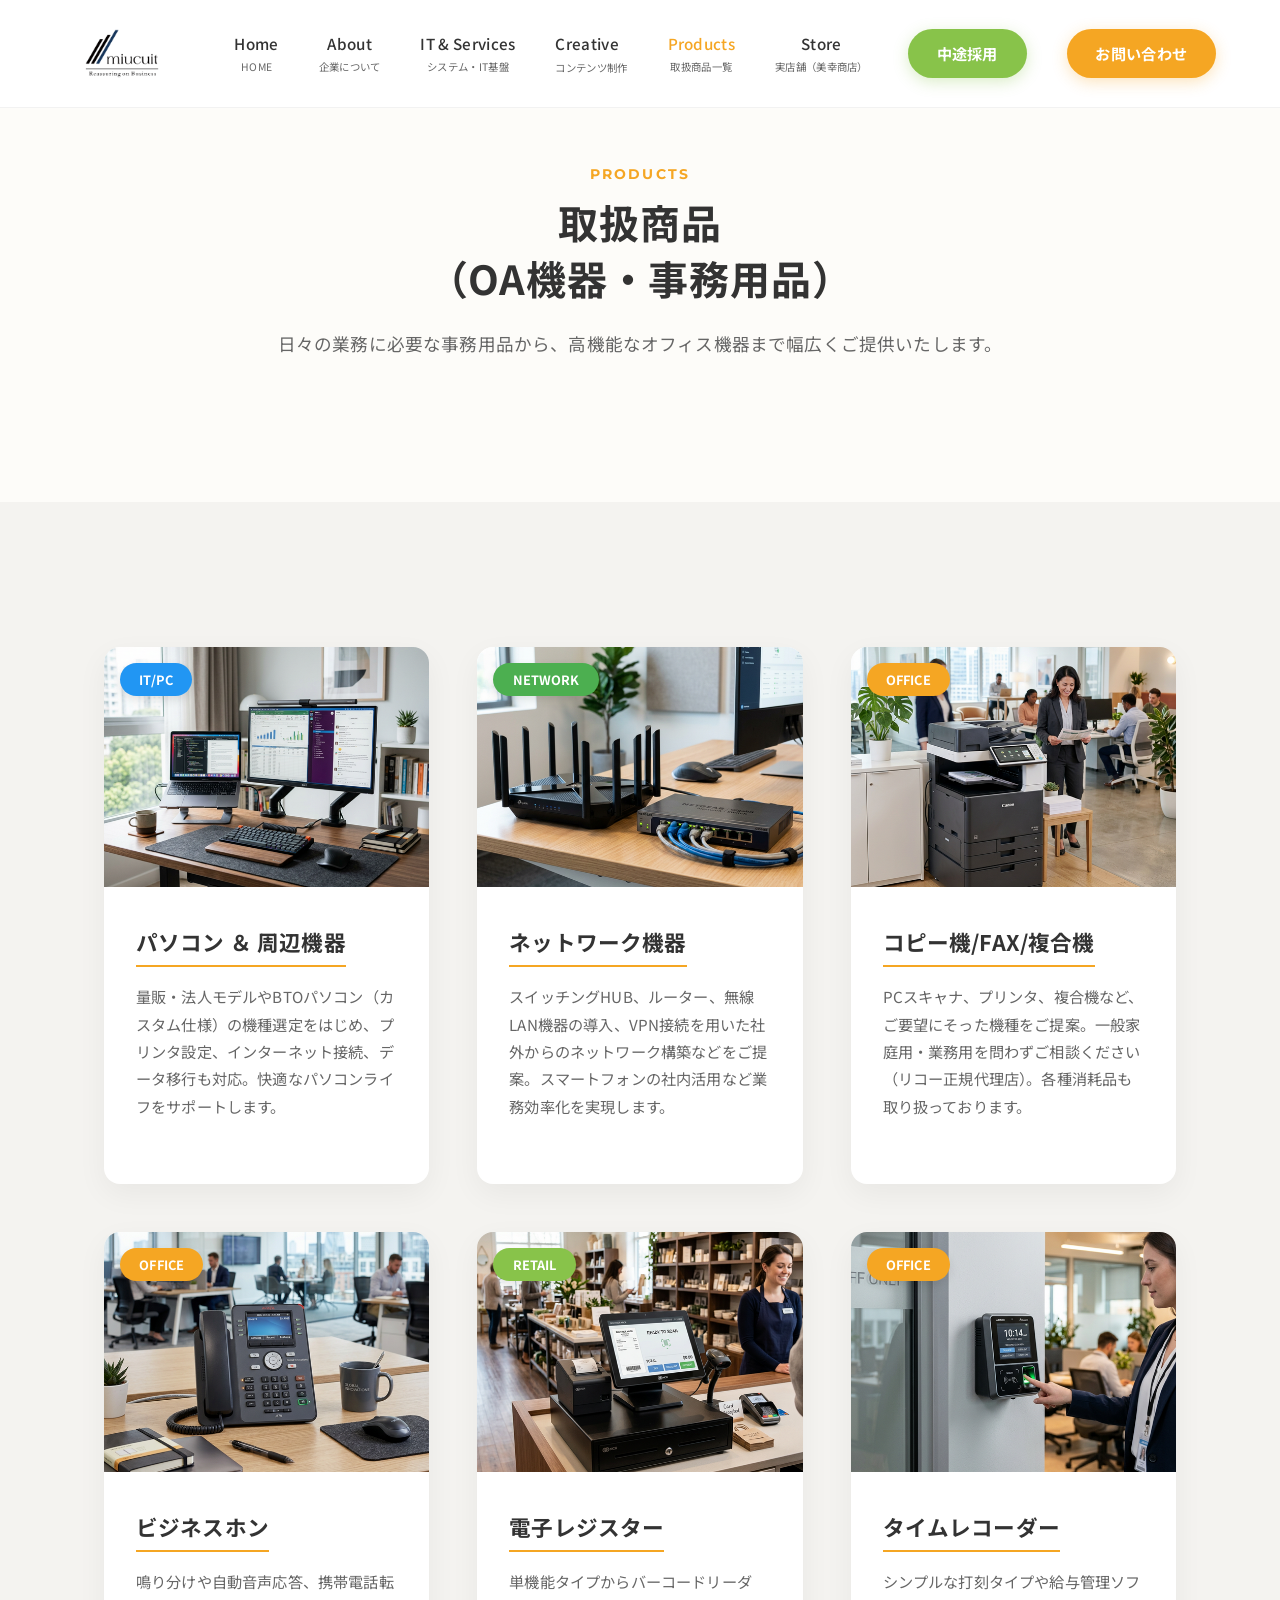
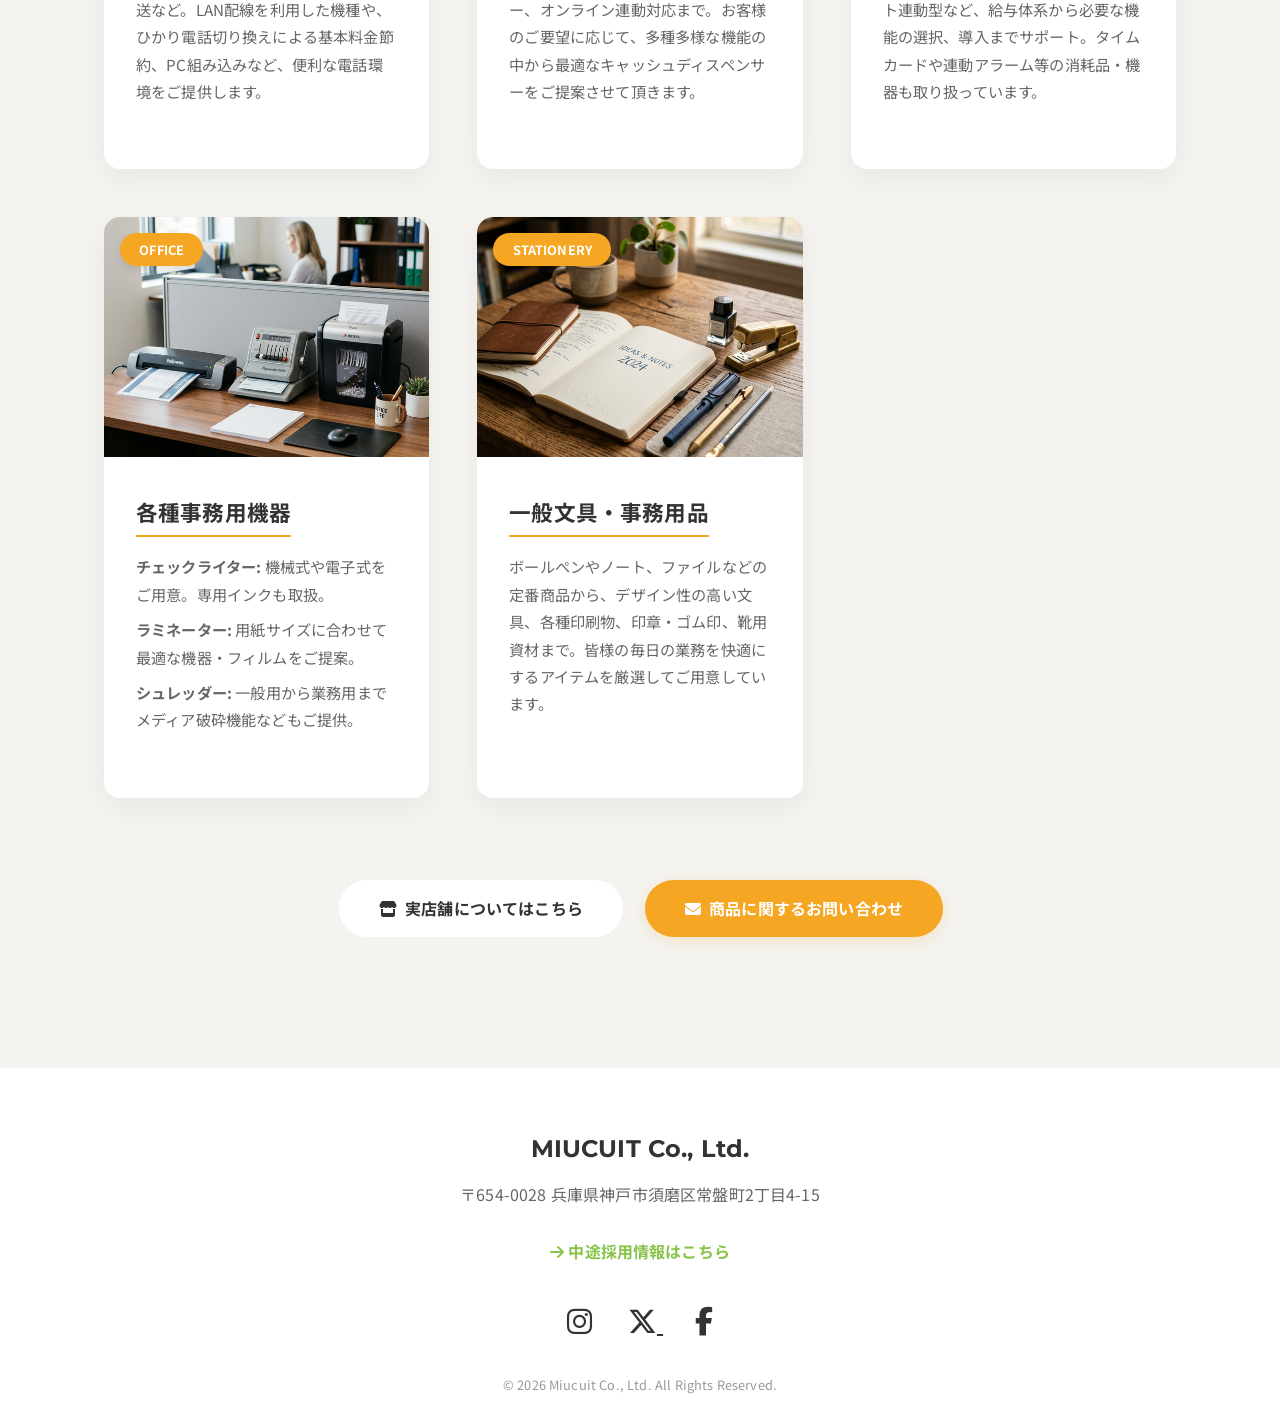
<file: docs/products.html>
<!DOCTYPE html>
<html lang="ja">
<head>
    <meta charset="UTF-8">
    <meta name="viewport" content="width=device-width, initial-scale=1.0">
    <title>取扱商品（OA機器・事務用品） - 株式会社ミユキット</title>
    <meta name="description" content="株式会社ミユキット（美幸商店）が取り扱うOA機器、事務用品、パソコン周辺機器、ネットワーク機器などの一覧です。">
    <!-- Font Awesome -->
    <link rel="stylesheet" href="https://cdnjs.cloudflare.com/ajax/libs/font-awesome/6.4.0/css/all.min.css">
    <!-- Google Fonts -->
    <link rel="preconnect" href="https://fonts.googleapis.com">
    <link rel="preconnect" href="https://fonts.gstatic.com" crossorigin>
    <link href="https://fonts.googleapis.com/css2?family=Montserrat:wght@400;500;700&family=Noto+Sans+JP:wght@400;500;700;900&display=swap" rel="stylesheet">
    <link rel="stylesheet" href="styles.css">
    <link rel="icon" href="favicon.ico" type="image/x-icon">
    <style>
        .page-header {
            padding: 10rem 0 5rem;
            background-color: #fdfcf9;
            text-align: center;
            border-bottom: 1px solid var(--bg-light-gray);
        }
        
        .product-grid {
            display: grid;
            grid-template-columns: repeat(auto-fit, minmax(320px, 1fr));
            gap: 3rem;
            margin-top: 4rem;
        }

        .product-card {
            background: #fff;
            border-radius: var(--border-radius-lg);
            overflow: hidden;
            box-shadow: var(--shadow-soft);
            transition: transform 0.3s ease, box-shadow 0.3s ease;
            height: 100%;
            display: flex;
            flex-direction: column;
        }
        
        .product-card:hover {
            transform: translateY(-10px);
            box-shadow: var(--shadow-hover);
        }

        .product-img-wrapper {
            width: 100%;
            height: 240px;
            overflow: hidden;
            background-color: var(--bg-light-gray);
            position: relative;
        }

        .product-img-wrapper img {
            width: 100%;
            height: 100%;
            object-fit: cover;
            transition: transform 0.5s ease;
        }

        .product-card:hover .product-img-wrapper img {
            transform: scale(1.05);
        }

        .product-content {
            padding: 2.5rem 2rem;
            display: flex;
            flex-direction: column;
            flex-grow: 1;
        }
        
        .product-title {
            font-size: 1.35rem;
            color: var(--primary-text);
            margin-bottom: 1rem;
            border-bottom: 2px solid var(--accent-orange);
            padding-bottom: 0.5rem;
            display: inline-block;
            align-self: flex-start;
        }

        .product-desc {
            font-size: 0.95rem;
            color: var(--secondary-text);
            line-height: 1.8;
            margin-bottom: 1.5rem;
            flex-grow: 1;
        }
        
        /* Ribbon tag for categories */
        .category-tag {
            position: absolute;
            top: 1rem;
            left: 1rem;
            background-color: var(--accent-orange);
            color: #fff;
            padding: 0.4rem 1.2rem;
            border-radius: 50px;
            font-size: 0.8rem;
            font-weight: 700;
            z-index: 2;
            box-shadow: 0 4px 10px rgba(0,0,0,0.1);
        }

        /* Specific tag colors */
        .tag-furniture { background-color: var(--accent-green); }
        .tag-network { background-color: #4CAF50; }
        .tag-pc { background-color: #2196F3; }

    </style>
</head>
<body>
    <!-- Clean, Friendly Navigation -->
    <header class="navbar">
        <div class="nav-container">
            <a href="index.html" class="logo"><img src="miucuit_logo.png" alt="ミユキット ロゴ"></a>
            
            <div class="menu-toggle" id="mobile-menu">
                <span></span>
                <span></span>
                <span></span>
            </div>

            <nav class="nav-links" id="nav-links">
                <a href="index.html">Home<span class="en">HOME</span></a>
                <a href="company.html">About<span class="en">企業について</span></a>
                <a href="service.html">IT & Services<span class="en">システム・IT基盤</span></a>
                
                <div class="has-dropdown">
                    <span class="nav-item-title">Creative<span class="en">コンテンツ制作</span></span>
                    <div class="dropdown-menu">
                        <a href="service.html#web">WEBサイト・グラフィック制作</a>
                        <a href="video.html">成果の出る動画・映像制作</a>
                        <a href="lp-video.html">映像制作パッケージ</a>
                    </div>
                </div>

                <a href="products.html" style="color: var(--accent-orange);">Products<span class="en">取扱商品一覧</span></a>
                <a href="store.html">Store<span class="en">実店舗（美幸商店）</span></a>
                <a href="https://arwrk.net/recruit/dvzyrresnfl88wg/" target="_blank" rel="noopener noreferrer" class="nav-recruit-btn">中途採用</a>
                <a href="index.html#contact" class="nav-contact-btn">お問い合わせ</a>
            </nav>
        </div>
    </header>

    <div class="page-header fade-up">
        <div class="container">
            <span class="section-tag">PRODUCTS</span>
            <h1 class="section-title">取扱商品<br>（OA機器・事務用品）</h1>
            <p class="section-subtitle">日々の業務に必要な事務用品から、高機能なオフィス機器まで幅広くご提供いたします。</p>
        </div>
    </div>

    <section class="products-showcase" style="padding: 5rem 0 8rem; background-color: var(--bg-light-gray);">
        <div class="container">
            
            <div class="product-grid">
                
                <!-- Product 1 -->
                <div class="product-card fade-up delay-1">
                    <div class="product-img-wrapper">
                        <span class="category-tag tag-pc">IT/PC</span>
                        <img src="pc_accessories_1773300396827.png" alt="パソコン＆周辺機器">
                    </div>
                    <div class="product-content">
                        <h2 class="product-title">パソコン ＆ 周辺機器</h2>
                        <p class="product-desc">
                            量販・法人モデルやBTOパソコン（カスタム仕様）の機種選定をはじめ、プリンタ設定、インターネット接続、データ移行も対応。快適なパソコンライフをサポートします。
                        </p>
                    </div>
                </div>

                <!-- Product 2 -->
                <div class="product-card fade-up delay-2">
                    <div class="product-img-wrapper">
                        <span class="category-tag tag-network">NETWORK</span>
                        <img src="network_equipment_1773300412902.png" alt="ネットワーク機器">
                    </div>
                    <div class="product-content">
                        <h2 class="product-title">ネットワーク機器</h2>
                        <p class="product-desc">
                            スイッチングHUB、ルーター、無線LAN機器の導入、VPN接続を用いた社外からのネットワーク構築などをご提案。スマートフォンの社内活用など業務効率化を実現します。
                        </p>
                    </div>
                </div>

                <!-- Product 3 -->
                <div class="product-card fade-up delay-3">
                    <div class="product-img-wrapper">
                        <span class="category-tag">OFFICE</span>
                        <img src="multifunction_printer_1773300426855.png" alt="コピー機/FAX/複合機">
                    </div>
                    <div class="product-content">
                        <h2 class="product-title">コピー機/FAX/複合機</h2>
                        <p class="product-desc">
                            PCスキャナ、プリンタ、複合機など、ご要望にそった機種をご提案。一般家庭用・業務用を問わずご相談ください（リコー正規代理店）。各種消耗品も取り扱っております。
                        </p>
                    </div>
                </div>

                <!-- Product 4 -->
                <div class="product-card fade-up delay-1">
                    <div class="product-img-wrapper">
                        <span class="category-tag">OFFICE</span>
                        <img src="business_phone_1773300444264.png" alt="ビジネスホン">
                    </div>
                    <div class="product-content">
                        <h2 class="product-title">ビジネスホン</h2>
                        <p class="product-desc">
                            鳴り分けや自動音声応答、携帯電話転送など。LAN配線を利用した機種や、ひかり電話切り換えによる基本料金節約、PC組み込みなど、便利な電話環境をご提供します。
                        </p>
                    </div>
                </div>

                <!-- Product 5 -->
                <div class="product-card fade-up delay-2">
                    <div class="product-img-wrapper">
                        <span class="category-tag tag-furniture">RETAIL</span>
                        <img src="cash_register_1773300458931.png" alt="電子レジスター">
                    </div>
                    <div class="product-content">
                        <h2 class="product-title">電子レジスター</h2>
                        <p class="product-desc">
                            単機能タイプからバーコードリーダー、オンライン連動対応まで。お客様のご要望に応じて、多種多様な機能の中から最適なキャッシュディスペンサーをご提案させて頂きます。
                        </p>
                    </div>
                </div>

                <!-- Product 6 -->
                <div class="product-card fade-up delay-3">
                    <div class="product-img-wrapper">
                        <span class="category-tag">OFFICE</span>
                        <img src="time_recorder_1773300475973.png" alt="タイムレコーダー">
                    </div>
                    <div class="product-content">
                        <h2 class="product-title">タイムレコーダー</h2>
                        <p class="product-desc">
                            シンプルな打刻タイプや給与管理ソフト連動型など、給与体系から必要な機能の選択、導入までサポート。タイムカードや連動アラーム等の消耗品・機器も取り扱っています。
                        </p>
                    </div>
                </div>

                <!-- Product 7 -->
                <div class="product-card fade-up delay-1">
                    <div class="product-img-wrapper">
                        <span class="category-tag">OFFICE</span>
                        <img src="office_machines_1773300490622.png" alt="事務用機器">
                    </div>
                    <div class="product-content">
                        <h2 class="product-title">各種事務用機器</h2>
                        <p class="product-desc" style="margin-bottom: 0.5rem;">
                            <strong>チェックライター:</strong> 機械式や電子式をご用意。専用インクも取扱。
                        </p>
                        <p class="product-desc" style="margin-bottom: 0.5rem;">
                            <strong>ラミネーター:</strong> 用紙サイズに合わせて最適な機器・フィルムをご提案。
                        </p>
                        <p class="product-desc">
                            <strong>シュレッダー:</strong> 一般用から業務用までメディア破砕機能などもご提供。
                        </p>
                    </div>
                </div>
                
                <!-- Product 8 -->
                <div class="product-card fade-up delay-2">
                    <div class="product-img-wrapper">
                        <span class="category-tag">STATIONERY</span>
                        <img src="stationery_items_1773300382074.png" alt="一般文具・事務用品">
                    </div>
                    <div class="product-content">
                        <h2 class="product-title">一般文具・事務用品</h2>
                        <p class="product-desc">
                            ボールペンやノート、ファイルなどの定番商品から、デザイン性の高い文具、各種印刷物、印章・ゴム印、靴用資材まで。皆様の毎日の業務を快適にするアイテムを厳選してご用意しています。
                        </p>
                    </div>
                </div>

            </div>
            
            <div class="center fade-up delay-3" style="margin-top: 5rem;">
                <a href="store.html" class="btn btn-secondary" style="margin-right: 1rem;"><i class="fa-solid fa-store" style="margin-right: 0.5rem;"></i>実店舗についてはこちら</a>
                <a href="index.html#contact" class="btn btn-primary"><i class="fa-solid fa-envelope" style="margin-right: 0.5rem;"></i>商品に関するお問い合わせ</a>
            </div>

        </div>
    </section>

    <!-- Footer -->
    <footer class="site-footer">
        <div class="container center">
            <h2 class="footer-logo">MIUCUIT Co., Ltd.</h2>
            <p class="footer-address">〒654-0028 兵庫県神戸市須磨区常盤町2丁目4-15</p>
            <p class="footer-recruit" style="margin: 1.5rem 0 0;"><a href="https://arwrk.net/recruit/dvzyrresnfl88wg/" target="_blank" rel="noopener noreferrer" style="color: var(--accent-green); font-weight: 700; text-decoration: none;"><i class="fa-solid fa-arrow-right"></i> 中途採用情報はこちら</a></p>

            <div class="footer-socials" style="margin: 2rem 0;">
                <a href="https://www.instagram.com/miucuitjp/?hl=ja" target="_blank" rel="noopener noreferrer" style="color: var(--primary-text); font-size: 1.8rem; margin: 0 1rem; transition: color 0.3s;"><i class="fa-brands fa-instagram"></i></a>
                <a href="https://x.com/miucuitjp" target="_blank" rel="noopener noreferrer" style="color: var(--primary-text); font-size: 1.8rem; margin: 0 1rem; transition: color 0.3s;">
                    <svg xmlns="http://www.w3.org/2000/svg" height="1em" viewBox="0 0 512 512" style="fill: currentColor; vertical-align: -0.125em;"><path d="M389.2 48h70.6L305.6 224.2 487 464H345L233.7 318.6 106.5 464H35.8L200.7 275.5 26.8 48H172.4L272.9 180.9 389.2 48zM364.4 421.8h39.1L151.1 88h-42L364.4 421.8z"/></svg>
                </a>
                <a href="https://ja-jp.facebook.com/miucuitjp/" target="_blank" rel="noopener noreferrer" style="color: var(--primary-text); font-size: 1.8rem; margin: 0 1rem; transition: color 0.3s;"><i class="fa-brands fa-facebook-f"></i></a>
            </div>

            <p class="copyright">&copy; 2026 Miucuit Co., Ltd. All Rights Reserved.</p>
        </div>
    </footer>

    <!-- Responsive Navigation Logic -->
    <script src="site.js"></script>
</body>
</html>
</file>
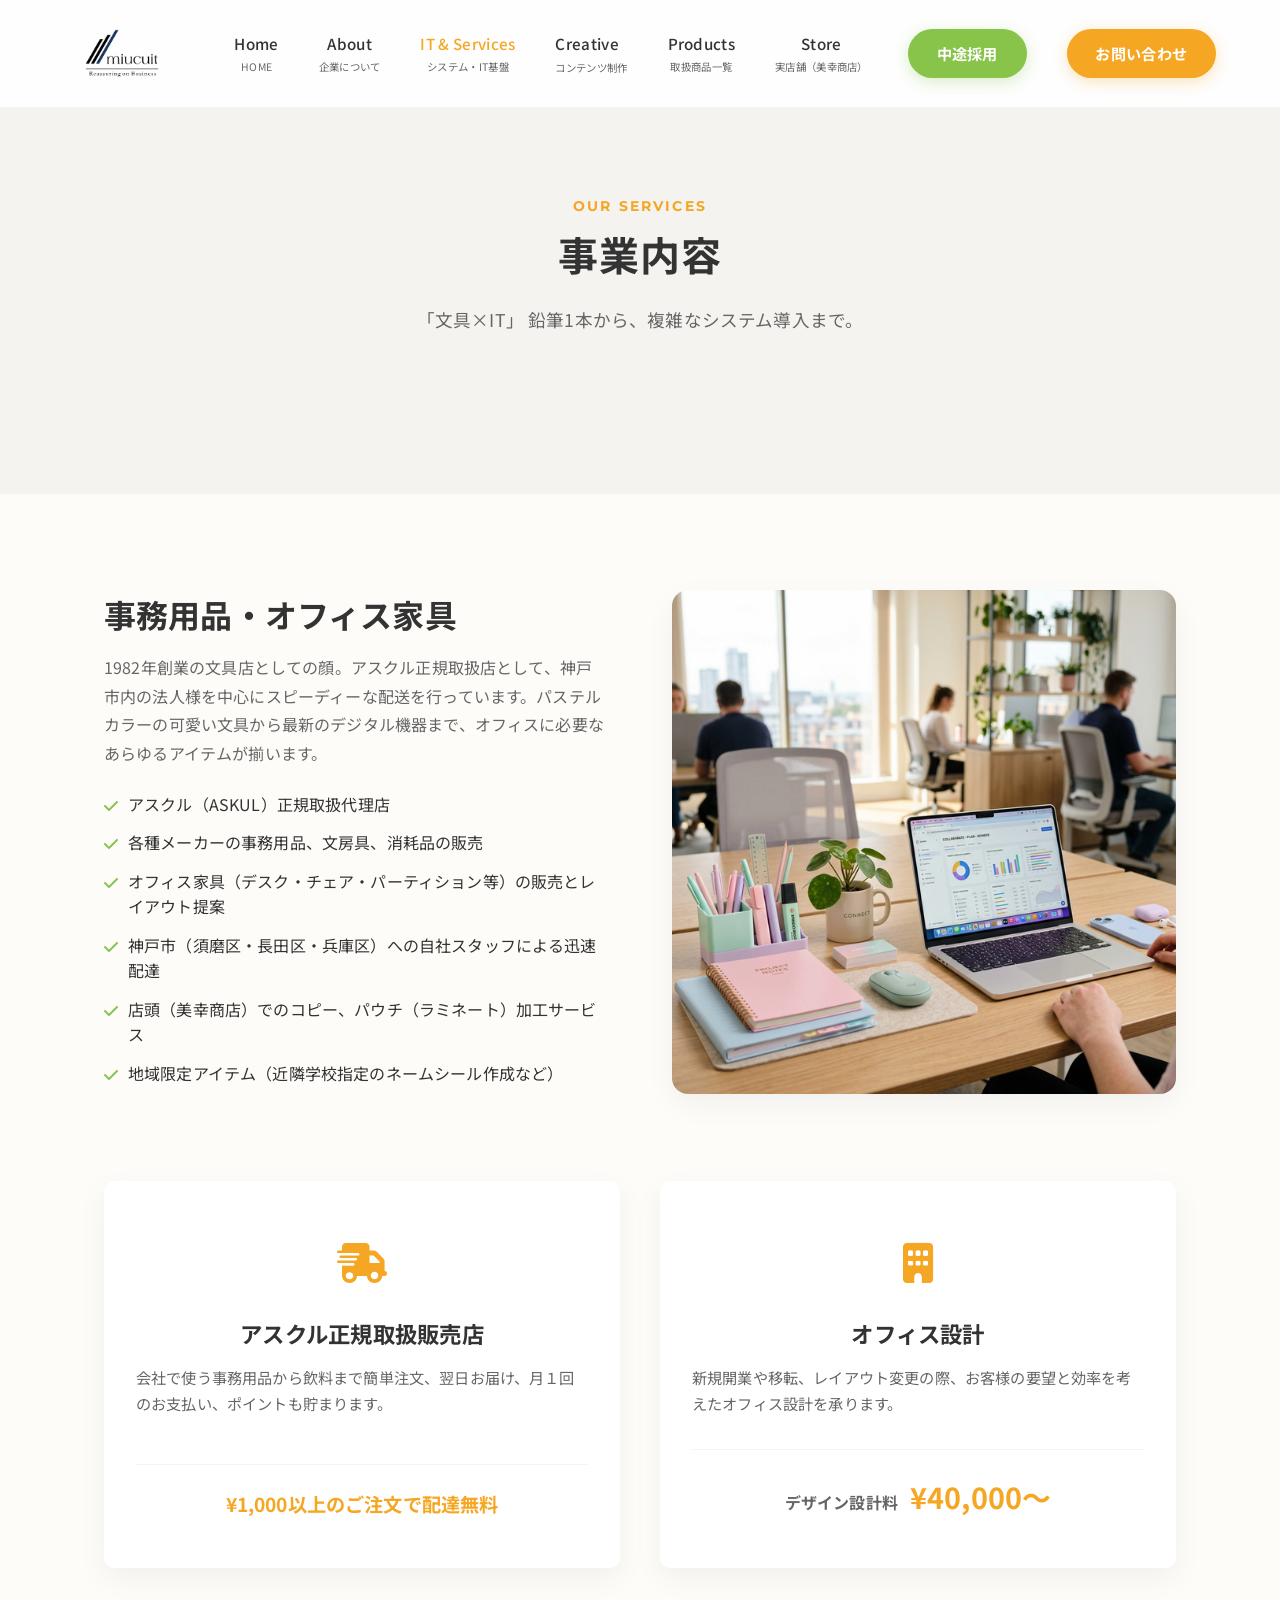
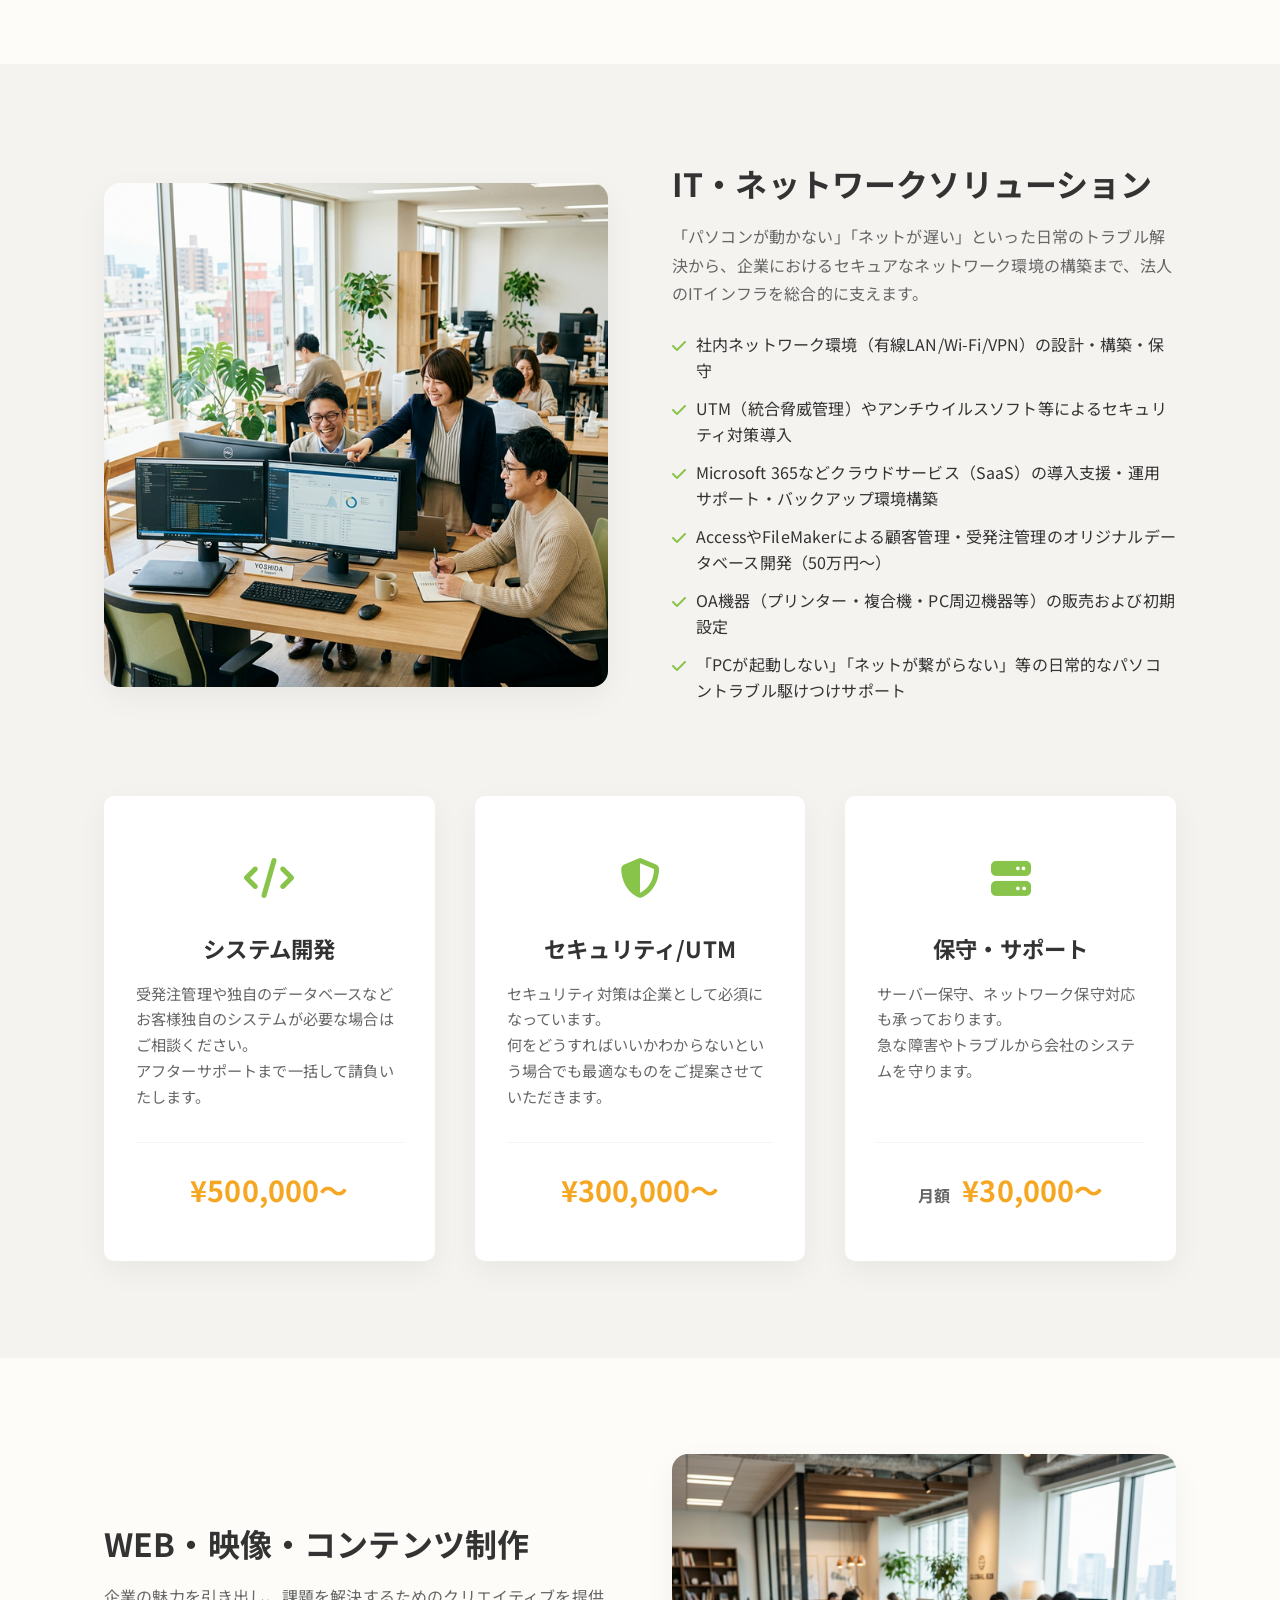
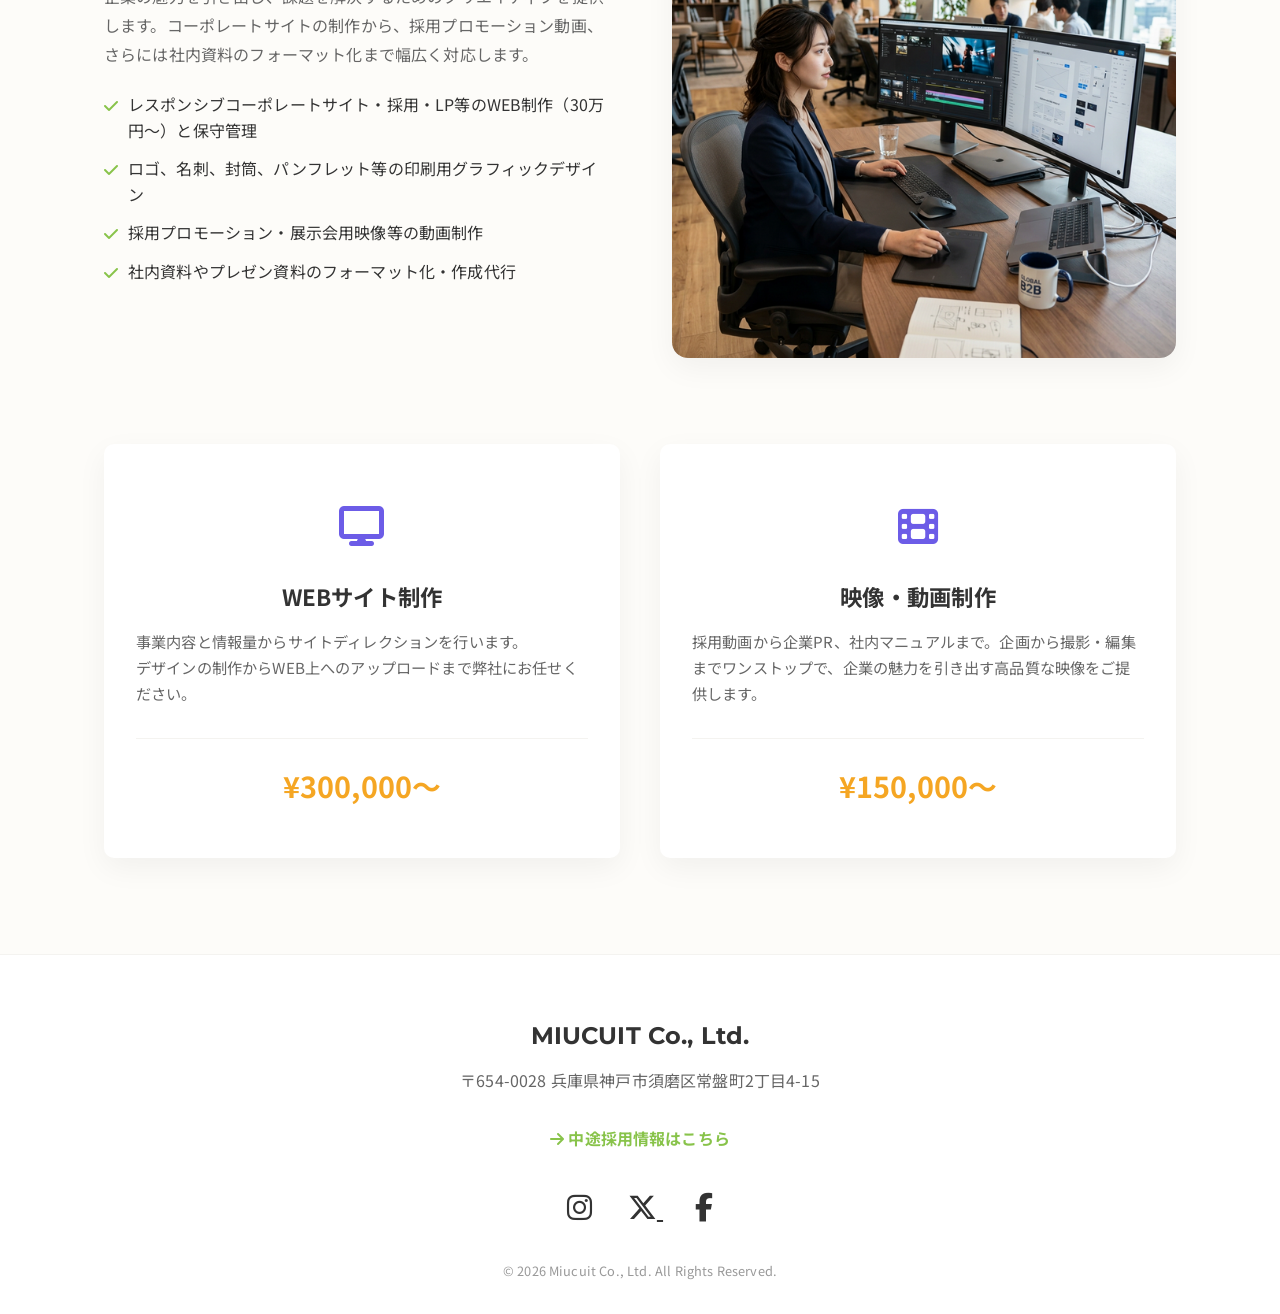
<file: docs/service.html>
<!DOCTYPE html>
<html lang="ja">
<head>
    <meta charset="UTF-8">
    <meta name="viewport" content="width=device-width, initial-scale=1.0">
    <title>事業内容 - 株式会社ミユキット</title>
    <meta name="description" content="株式会社ミユキットの事業内容紹介。ITソリューション、コンテンツ制作、OA機器・オフィス什器、そして実店舗「美幸商店」の4本柱でオフィスの課題を解決します。">
    <link rel="stylesheet" href="https://cdnjs.cloudflare.com/ajax/libs/font-awesome/6.4.0/css/all.min.css">
    <link rel="preconnect" href="https://fonts.googleapis.com">
    <link rel="preconnect" href="https://fonts.gstatic.com" crossorigin>
    <link href="https://fonts.googleapis.com/css2?family=Montserrat:wght@400;500;700&family=Noto+Sans+JP:wght@400;500;700;900&display=swap" rel="stylesheet">
    <link rel="stylesheet" href="styles.css">
    <link rel="icon" href="favicon.ico" type="image/x-icon">
    <style>
        .subpage-header {
            padding: 12rem 0 6rem;
            background-color: var(--bg-light-gray);
            text-align: center;
        }
        .service-detail-section {
            padding: 6rem 0;
            border-bottom: 1px solid var(--bg-light-gray);
        }
        .service-detail-section:last-of-type {
            border-bottom: none;
        }
        .service-detail-grid {
            display: grid;
            grid-template-columns: 1fr 1fr;
            gap: 4rem;
            align-items: center;
        }
        .service-detail-grid.reverse .detail-text {
            order: 2;
        }
        .service-detail-grid.reverse .detail-image {
            order: 1;
        }
        .detail-image img {
            width: 100%;
            border-radius: var(--border-radius-lg);
            box-shadow: var(--shadow-soft);
        }
        .detail-title {
            font-size: 2rem;
            margin-bottom: 1rem;
        }
        .detail-desc {
            color: var(--secondary-text);
            margin-bottom: 1.5rem;
            line-height: 1.8;
        }
        .detail-list {
            list-style: none;
            padding: 0;
        }
        .detail-list li {
            position: relative;
            padding-left: 1.5rem;
            margin-bottom: 0.8rem;
            color: var(--primary-text);
        }
        .detail-list li::before {
            content: '\f00c';
            font-family: 'Font Awesome 6 Free';
            font-weight: 900;
            position: absolute;
            left: 0;
            top: 2px;
            color: var(--accent-green);
        }
        @media (max-width: 900px) {
            .service-detail-grid, .service-detail-grid.reverse {
                grid-template-columns: 1fr;
            }
            .service-detail-grid.reverse .detail-text { order: 1; }
            .service-detail-grid.reverse .detail-image { order: 2; }
        }
    </style>
</head>
<body>
    <header class="navbar">
        <div class="nav-container">
            <a href="index.html" class="logo"><img src="miucuit_logo.png" alt="ミユキット ロゴ"></a>
            
            <div class="menu-toggle" id="mobile-menu">
                <span></span>
                <span></span>
                <span></span>
            </div>

            <nav class="nav-links" id="nav-links">
                <a href="index.html">Home<span class="en">HOME</span></a>
                <a href="company.html">About<span class="en">企業について</span></a>
                <a href="service.html" style="color: var(--accent-orange);">IT & Services<span class="en">システム・IT基盤</span></a>
                
                <div class="has-dropdown">
                    <span class="nav-item-title">Creative<span class="en">コンテンツ制作</span></span>
                    <div class="dropdown-menu">
                        <a href="service.html#web">WEBサイト・グラフィック制作</a>
                        <a href="video.html">成果の出る動画・映像制作</a>
                        <a href="lp-video.html">映像制作パッケージ</a>
                    </div>
                </div>

                <a href="products.html">Products<span class="en">取扱商品一覧</span></a>
                <a href="store.html">Store<span class="en">実店舗（美幸商店）</span></a>
                <a href="https://arwrk.net/recruit/dvzyrresnfl88wg/" target="_blank" rel="noopener noreferrer" class="nav-recruit-btn">中途採用</a>
                <a href="index.html#contact" class="nav-contact-btn">お問い合わせ</a>
            </nav>
        </div>
    </header>

    <div class="subpage-header">
        <div class="container fade-up">
            <span class="section-tag">Our Services</span>
            <h1 class="section-title">事業内容</h1>
            <p class="section-subtitle">「文具×IT」 鉛筆1本から、複雑なシステム導入まで。</p>
        </div>
    </div>

    <!-- Service 1: Office Supplies (Using Generated Image) -->
    <section class="service-detail-section" id="furniture">
        <div class="container fade-up">
            <div class="service-detail-grid">
                <div class="detail-text">
                    <h2 class="detail-title"><span class="inline-block-text">事務用品・</span><span class="inline-block-text">オフィス家具</span></h2>
                    <p class="detail-desc">
                        1982年創業の文具店としての顔。アスクル正規取扱店として、神戸市内の法人様を中心にスピーディーな配送を行っています。パステルカラーの可愛い文具から最新のデジタル機器まで、オフィスに必要なあらゆるアイテムが揃います。
                    </p>
                    <ul class="detail-list">
                        <li>アスクル（ASKUL）正規取扱代理店</li>
                        <li>各種メーカーの事務用品、文房具、消耗品の販売</li>
                        <li>オフィス家具（デスク・チェア・パーティション等）の販売とレイアウト提案</li>
                        <li>神戸市（須磨区・長田区・兵庫区）への自社スタッフによる迅速配達</li>
                        <li>店頭（美幸商店）でのコピー、パウチ（ラミネート）加工サービス</li>
                        <li>地域限定アイテム（近隣学校指定のネームシール作成など）</li>
                    </ul>
                </div>
                <div class="detail-image">
                    <img src="office_supplies_bg.png" alt="パステルカラーの文具と最新IT機器が調和したデスク">
                </div>
            </div>

            <!-- Office Supplies Pricing Cards -->
            <div class="services-grid grid-2" style="margin-top: 5rem;">
                <!-- Card 1 -->
                <div class="service-card fade-up delay-1">
                    <div class="service-icon" style="color: var(--accent-orange);"><i class="fa-solid fa-truck-fast"></i></div>
                    <h3 class="service-title">アスクル正規取扱販売店</h3>
                    <p class="service-desc" style="margin-bottom: 2rem;">
                        会社で使う事務用品から飲料まで簡単注文、翌日お届け、月１回のお支払い、ポイントも貯まります。
                    </p>
                    <div style="margin-top: auto; padding-top: 1.5rem; border-top: 1px solid var(--bg-light-gray);">
                        <span style="display: block; font-size: 1.2rem; color: var(--accent-orange); font-weight: 700;">¥1,000以上のご注文で配達無料</span>
                    </div>
                </div>

                <!-- Card 2 -->
                <div class="service-card fade-up delay-2">
                    <div class="service-icon" style="color: var(--accent-orange);"><i class="fa-solid fa-building"></i></div>
                    <h3 class="service-title">オフィス設計</h3>
                    <p class="service-desc" style="margin-bottom: 2rem;">
                        新規開業や移転、レイアウト変更の際、お客様の要望と効率を考えたオフィス設計を承ります。
                    </p>
                    <div style="margin-top: auto; padding-top: 1.5rem; border-top: 1px solid var(--bg-light-gray);">
                        <span style="font-size: 1rem; font-weight: 700; color: var(--secondary-text); margin-right: 0.5rem;">デザイン設計料</span>
                        <span style="font-size: 1.8rem; color: var(--accent-orange); font-weight: 700;">¥40,000〜</span>
                    </div>
                </div>
            </div>
        </div>
    </section>

    <!-- Service 2: IT Solutions -->
    <section class="service-detail-section bg-light-gray">
        <div class="container fade-up delay-1">
            <div class="service-detail-grid reverse">
                <div class="detail-text">
                    <h2 class="detail-title"><span class="inline-block-text">IT・ネットワーク</span><span class="inline-block-text">ソリューション</span></h2>
                    <p class="detail-desc">
                        「パソコンが動かない」「ネットが遅い」といった日常のトラブル解決から、企業におけるセキュアなネットワーク環境の構築まで、法人のITインフラを総合的に支えます。
                    </p>
                    <ul class="detail-list">
                        <li>社内ネットワーク環境（有線LAN/Wi-Fi/VPN）の設計・構築・保守</li>
                        <li>UTM（統合脅威管理）やアンチウイルスソフト等によるセキュリティ対策導入</li>
                        <li>Microsoft 365などクラウドサービス（SaaS）の導入支援・運用サポート・バックアップ環境構築</li>
                        <li>AccessやFileMakerによる顧客管理・受発注管理のオリジナルデータベース開発（50万円〜）</li>
                        <li>OA機器（プリンター・複合機・PC周辺機器等）の販売および初期設定</li>
                        <li>「PCが起動しない」「ネットが繋がらない」等の日常的なパソコントラブル駆けつけサポート</li>
                    </ul>
                </div>
                <div class="detail-image">
                    <!-- Placeholder using friendly office bg -->
                    <img src="friendly_office_bg.png" alt="ITサポートを行う和やかなオフィス風景">
                </div>
            </div>

            <!-- IT Services Pricing Cards -->
            <div class="services-grid grid-3" style="margin-top: 5rem;">
                <!-- Card 1 -->
                <div class="service-card fade-up delay-1">
                    <div class="service-icon" style="color: var(--accent-green);"><i class="fa-solid fa-code"></i></div>
                    <h3 class="service-title">システム開発</h3>
                    <p class="service-desc" style="margin-bottom: 2rem;">
                        受発注管理や独自のデータベースなどお客様独自のシステムが必要な場合はご相談ください。<br>アフターサポートまで一括して請負いたします。
                    </p>
                    <div style="margin-top: auto; padding-top: 1.5rem; border-top: 1px solid var(--bg-light-gray);">
                        <span style="display: block; font-size: 1.8rem; color: var(--accent-orange); font-weight: 700;">¥500,000〜</span>
                    </div>
                </div>

                <!-- Card 2 -->
                <div class="service-card fade-up delay-2">
                    <div class="service-icon" style="color: var(--accent-green);"><i class="fa-solid fa-shield-halved"></i></div>
                    <h3 class="service-title">セキュリティ/UTM</h3>
                    <p class="service-desc" style="margin-bottom: 2rem;">
                        セキュリティ対策は企業として必須になっています。<br>何をどうすればいいかわからないという場合でも最適なものをご提案させていただきます。
                    </p>
                    <div style="margin-top: auto; padding-top: 1.5rem; border-top: 1px solid var(--bg-light-gray);">
                        <span style="display: block; font-size: 1.8rem; color: var(--accent-orange); font-weight: 700;">¥300,000〜</span>
                    </div>
                </div>

                <!-- Card 3 -->
                <div class="service-card fade-up delay-3">
                    <div class="service-icon" style="color: var(--accent-green);"><i class="fa-solid fa-server"></i></div>
                    <h3 class="service-title">保守・サポート</h3>
                    <p class="service-desc" style="margin-bottom: 2rem;">
                        サーバー保守、ネットワーク保守対応も承っております。<br>急な障害やトラブルから会社のシステムを守ります。
                    </p>
                    <div style="margin-top: auto; padding-top: 1.5rem; border-top: 1px solid var(--bg-light-gray);">
                        <span style="font-size: 1rem; font-weight: 700; color: var(--secondary-text); margin-right: 0.5rem;">月額</span>
                        <span style="font-size: 1.8rem; color: var(--accent-orange); font-weight: 700;">¥30,000〜</span>
                    </div>
                </div>
            </div>

        </div>
    </section>

    <!-- Service 3: Content Production -->
    <section class="service-detail-section" id="web">
        <div class="container fade-up delay-2">
            <div class="service-detail-grid">
                <div class="detail-text">
                    <h2 class="detail-title"><span class="inline-block-text">WEB・映像・</span><span class="inline-block-text">コンテンツ制作</span></h2>
                    <p class="detail-desc">
                        企業の魅力を引き出し、課題を解決するためのクリエイティブを提供します。コーポレートサイトの制作から、採用プロモーション動画、さらには社内資料のフォーマット化まで幅広く対応します。
                    </p>
                    <ul class="detail-list">
                        <li>レスポンシブコーポレートサイト・採用・LP等のWEB制作（30万円〜）と保守管理</li>
                        <li>ロゴ、名刺、封筒、パンフレット等の印刷用グラフィックデザイン</li>
                        <li>採用プロモーション・展示会用映像等の動画制作</li>
                        <li>社内資料やプレゼン資料のフォーマット化・作成代行</li>
                    </ul>
                </div>
                <div class="detail-image">
                    <img src="creative_production_bg.png" alt="洗練されたクリエイティブなオフィス環境でプロモーション動画の映像編集を行う様子">
                </div>
            </div>

            <!-- Creative Production Pricing Cards -->
            <div class="services-grid grid-2" style="margin-top: 5rem;">
                <!-- Card 1 -->
                <div class="service-card fade-up delay-1">
                    <div class="service-icon" style="color: #6c5ce7;"><i class="fa-solid fa-display"></i></div>
                    <h3 class="service-title">WEBサイト制作</h3>
                    <p class="service-desc" style="margin-bottom: 2rem;">
                        事業内容と情報量からサイトディレクションを行います。<br>デザインの制作からWEB上へのアップロードまで弊社にお任せください。
                    </p>
                    <div style="margin-top: auto; padding-top: 1.5rem; border-top: 1px solid var(--bg-light-gray);">
                        <span style="display: block; font-size: 1.8rem; color: var(--accent-orange); font-weight: 700;">¥300,000〜</span>
                    </div>
                </div>

                <!-- Card 2 -->
                <div class="service-card fade-up delay-2">
                    <div class="service-icon" style="color: #6c5ce7;"><i class="fa-solid fa-film"></i></div>
                    <h3 class="service-title">映像・動画制作</h3>
                    <p class="service-desc" style="margin-bottom: 2rem;">
                        採用動画から企業PR、社内マニュアルまで。企画から撮影・編集までワンストップで、企業の魅力を引き出す高品質な映像をご提供します。
                    </p>
                    <div style="margin-top: auto; padding-top: 1.5rem; border-top: 1px solid var(--bg-light-gray);">
                        <span style="display: block; font-size: 1.8rem; color: var(--accent-orange); font-weight: 700;">¥150,000〜</span>
                    </div>
                </div>
            </div>

        </div>
    </section>

    <!-- Footer -->
    <footer class="site-footer">
        <div class="container center">
            <h2 class="footer-logo">MIUCUIT Co., Ltd.</h2>
            <p class="footer-address">〒654-0028 兵庫県神戸市須磨区常盤町2丁目4-15</p>
            <p class="footer-recruit" style="margin: 1.5rem 0 0;"><a href="https://arwrk.net/recruit/dvzyrresnfl88wg/" target="_blank" rel="noopener noreferrer" style="color: var(--accent-green); font-weight: 700; text-decoration: none;"><i class="fa-solid fa-arrow-right"></i> 中途採用情報はこちら</a></p>

            <div class="footer-socials" style="margin: 2rem 0;">
                <a href="https://www.instagram.com/miucuitjp/?hl=ja" target="_blank" rel="noopener noreferrer" style="color: var(--primary-text); font-size: 1.8rem; margin: 0 1rem; transition: color 0.3s;"><i class="fa-brands fa-instagram"></i></a>
                <a href="https://x.com/miucuitjp" target="_blank" rel="noopener noreferrer" style="color: var(--primary-text); font-size: 1.8rem; margin: 0 1rem; transition: color 0.3s;">
                    <svg xmlns="http://www.w3.org/2000/svg" height="1em" viewBox="0 0 512 512" style="fill: currentColor; vertical-align: -0.125em;"><path d="M389.2 48h70.6L305.6 224.2 487 464H345L233.7 318.6 106.5 464H35.8L200.7 275.5 26.8 48H172.4L272.9 180.9 389.2 48zM364.4 421.8h39.1L151.1 88h-42L364.4 421.8z"/></svg>
                </a>
                <a href="https://ja-jp.facebook.com/miucuitjp/" target="_blank" rel="noopener noreferrer" style="color: var(--primary-text); font-size: 1.8rem; margin: 0 1rem; transition: color 0.3s;"><i class="fa-brands fa-facebook-f"></i></a>
            </div>

            <p class="copyright">&copy; 2026 Miucuit Co., Ltd. All Rights Reserved.</p>
        </div>
    </footer>

    <script src="site.js"></script>
</body>
</html>
</file>
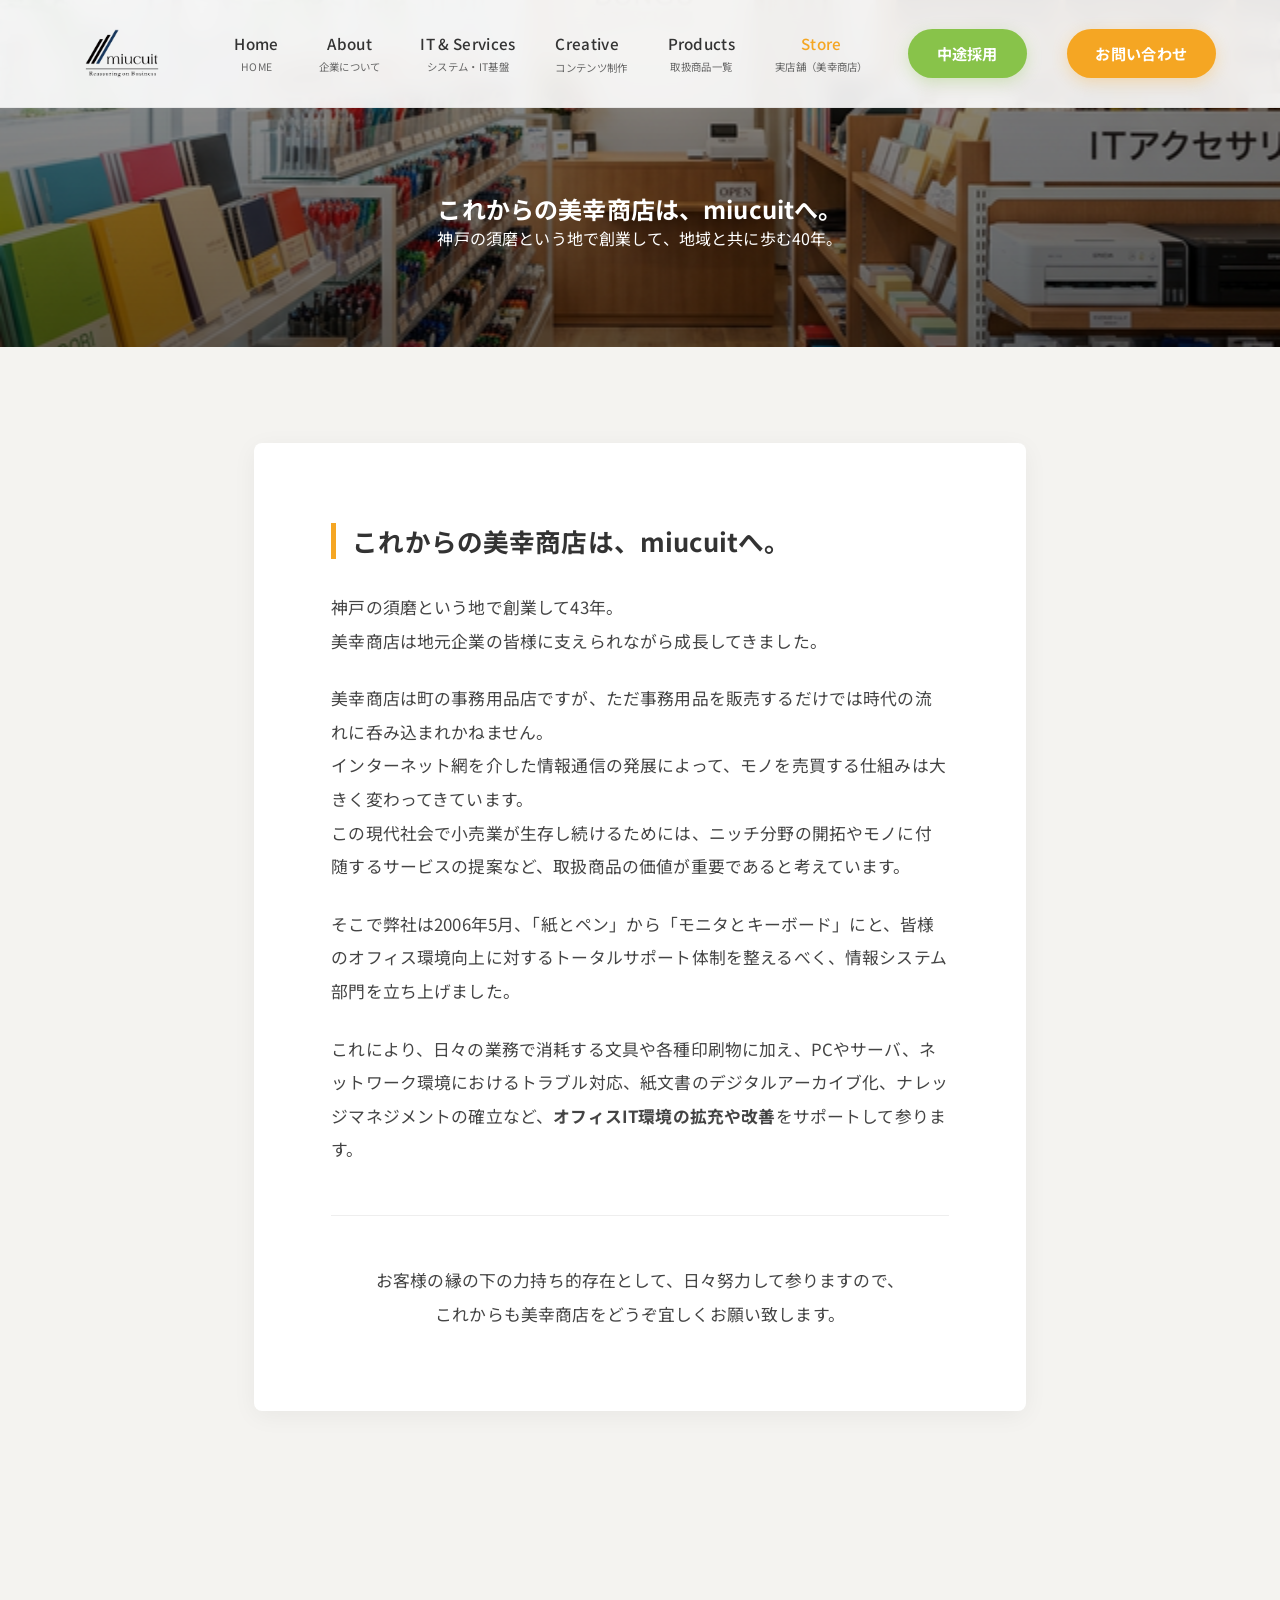
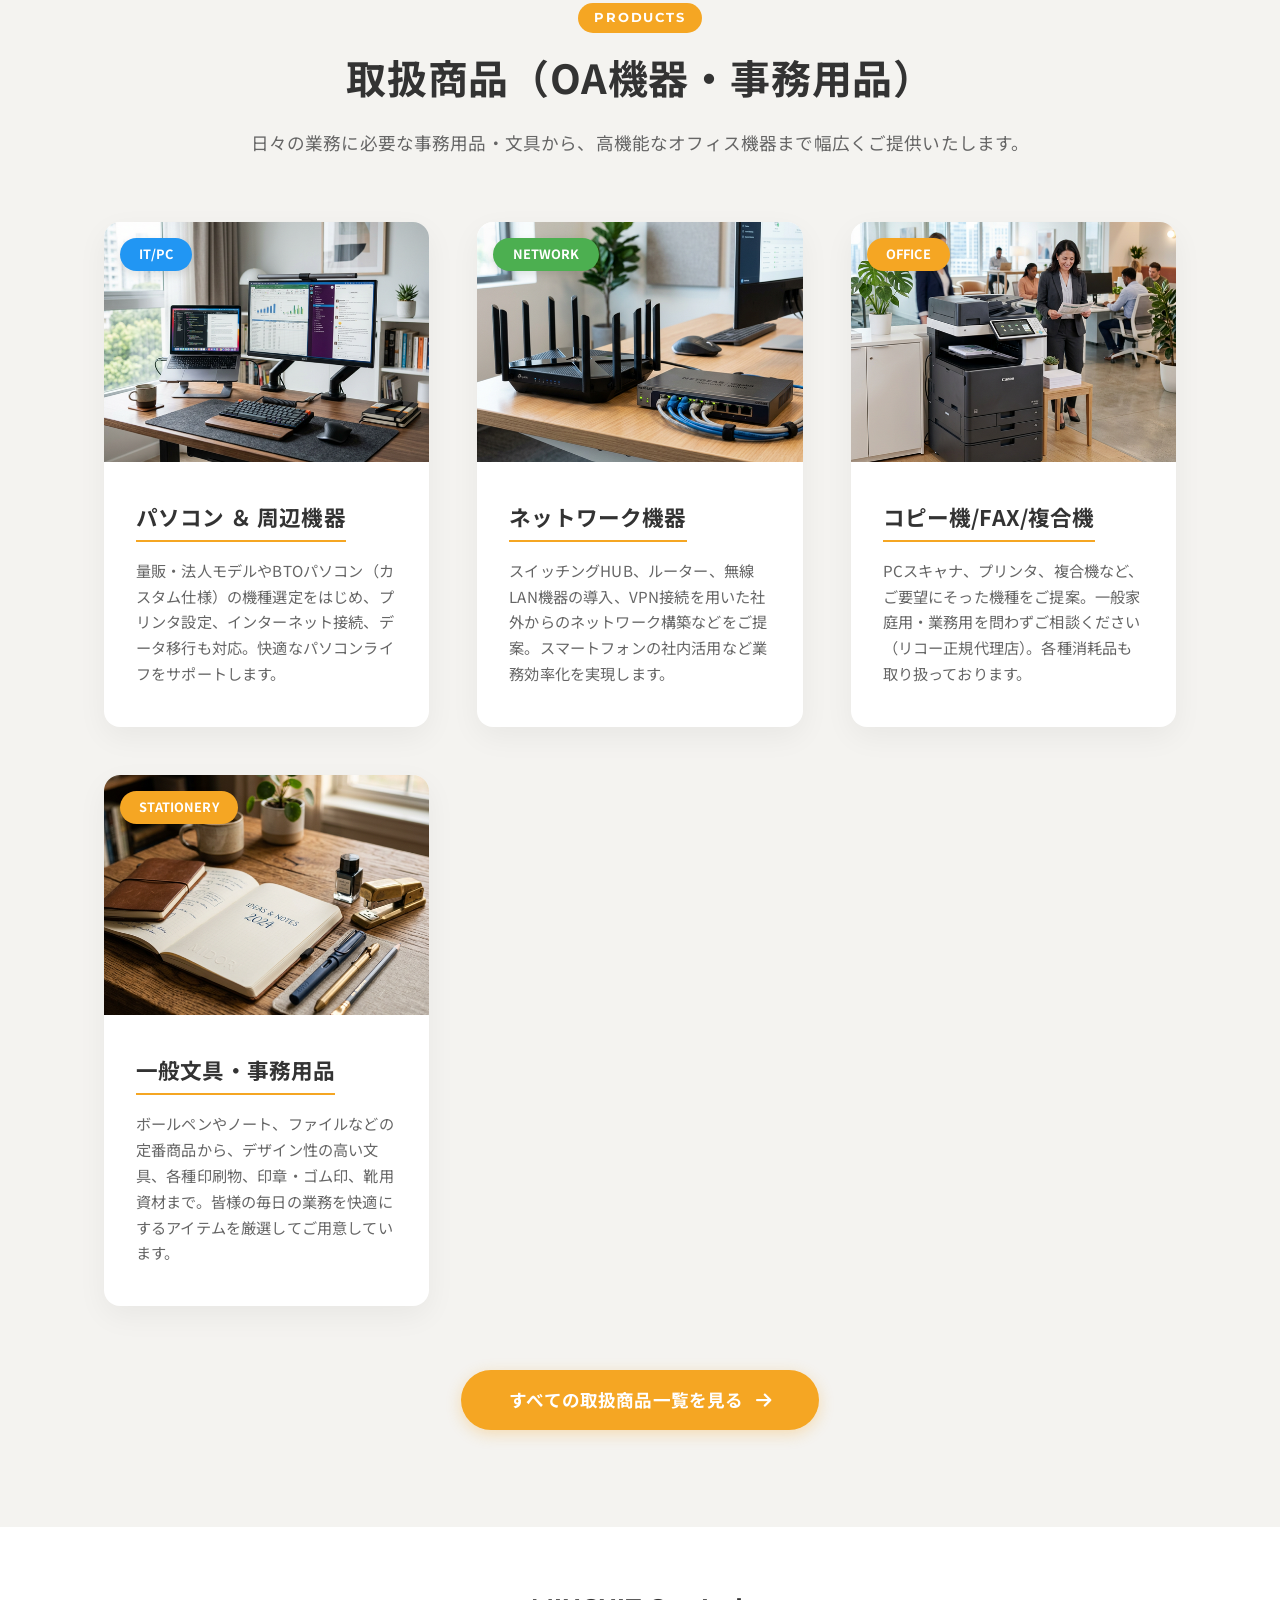
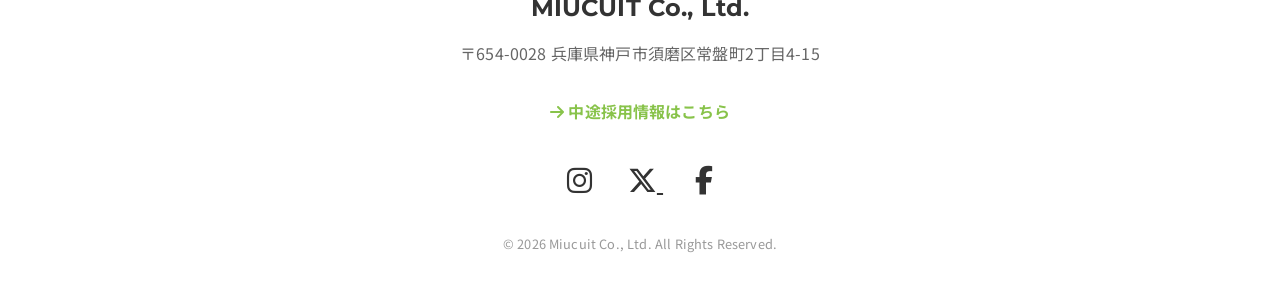
<file: docs/store.html>
<!DOCTYPE html>
<html lang="ja">
<head>
    <meta charset="UTF-8">
    <meta name="viewport" content="width=device-width, initial-scale=1.0">
    <title>実店舗（美幸商店） - 株式会社ミユキット</title>
    <meta name="description" content="神戸市須磨区で25年。「美幸商店」として文具を販売するだけでなく、オフィスIT環境の拡充や改善もサポートする現代の文具店として歩んでいます。">
    <!-- Font Awesome -->
    <link rel="stylesheet" href="https://cdnjs.cloudflare.com/ajax/libs/font-awesome/6.4.0/css/all.min.css">
    <!-- Google Fonts -->
    <link rel="preconnect" href="https://fonts.googleapis.com">
    <link rel="preconnect" href="https://fonts.gstatic.com" crossorigin>
    <link href="https://fonts.googleapis.com/css2?family=Montserrat:wght@400;500;700&family=Noto+Sans+JP:wght@400;500;700;900&display=swap" rel="stylesheet">
    <link rel="stylesheet" href="styles.css">
    <link rel="icon" href="favicon.ico" type="image/x-icon">
    <style>
        .store-header {
            padding: 12rem 0 6rem;
            background: linear-gradient(rgba(0, 0, 0, 0.4), rgba(0, 0, 0, 0.6)), url('stationery_store_hero_1773299243162.png') no-repeat center center/cover;
            color: #fff;
            text-align: center;
        }
    </style>
</head>
<body>
    <!-- Clean, Friendly Navigation -->
    <header class="navbar">
        <div class="nav-container">
            <a href="index.html" class="logo"><img src="miucuit_logo.png" alt="ミユキット ロゴ"></a>
            
            <div class="menu-toggle" id="mobile-menu">
                <span></span>
                <span></span>
                <span></span>
            </div>

            <nav class="nav-links" id="nav-links">
                <a href="index.html">Home<span class="en">HOME</span></a>
                <a href="company.html">About<span class="en">企業について</span></a>
                <a href="service.html">IT & Services<span class="en">システム・IT基盤</span></a>
                
                <div class="has-dropdown">
                    <span class="nav-item-title">Creative<span class="en">コンテンツ制作</span></span>
                    <div class="dropdown-menu">
                        <a href="service.html#web">WEBサイト・グラフィック制作</a>
                        <a href="video.html">成果の出る動画・映像制作</a>
                        <a href="lp-video.html">映像制作パッケージ</a>
                    </div>
                </div>

                <a href="products.html">Products<span class="en">取扱商品一覧</span></a>
                <a href="store.html" style="color: var(--accent-orange);">Store<span class="en">実店舗（美幸商店）</span></a>
                <a href="https://arwrk.net/recruit/dvzyrresnfl88wg/" target="_blank" rel="noopener noreferrer" class="nav-recruit-btn">中途採用</a>
                <a href="index.html#contact" class="nav-contact-btn">お問い合わせ</a>
            </nav>
        </div>
    </header>

    <!-- Page Header with Generated Image -->
    <section class="store-header fade-up">
        <div class="container relative" style="z-index: 1;">
            <h1 class="page-title" style="color: #fff;">これからの美幸商店は、miucuitへ。</h1>
            <p class="page-subtitle" style="color: #fff;">神戸の須磨という地で創業して、地域と共に歩む40年。</p>
        </div>
    </section>

    <!-- Concept Section -->
    <section class="store-concept-section bg-light-gray" style="padding: 6rem 0;">
        <div class="container" style="max-width: 900px;">
            <div class="company-brochure fade-up delay-1" style="background: #fff; padding: 5rem 10%; border-radius: 8px; box-shadow: 0 5px 25px rgba(0,0,0,0.05); text-align: left; line-height: 2;">
                
                <h2 style="font-size: 1.6rem; color: var(--primary-text); margin-bottom: 2rem; border-left: 5px solid var(--accent-orange); padding-left: 1rem;">これからの美幸商店は、miucuitへ。</h2>
                
                <p style="color: #444; margin-bottom: 1.5rem; font-size: 1.05rem;">
                    神戸の須磨という地で創業して43年。<br>
                    美幸商店は地元企業の皆様に支えられながら成長してきました。
                </p>

                <p style="color: #444; margin-bottom: 1.5rem; font-size: 1.05rem;">
                    美幸商店は町の事務用品店ですが、ただ事務用品を販売するだけでは時代の流れに呑み込まれかねません。<br>
                    インターネット網を介した情報通信の発展によって、モノを売買する仕組みは大きく変わってきています。<br>
                    この現代社会で小売業が生存し続けるためには、ニッチ分野の開拓やモノに付随するサービスの提案など、取扱商品の価値が重要であると考えています。
                </p>

                <p style="color: #444; margin-bottom: 1.5rem; font-size: 1.05rem;">
                    そこで弊社は2006年5月、「紙とペン」から「モニタとキーボード」にと、皆様のオフィス環境向上に対するトータルサポート体制を整えるべく、情報システム部門を立ち上げました。
                </p>

                <p style="color: #444; margin-bottom: 2.5rem; font-size: 1.05rem;">
                    これにより、日々の業務で消耗する文具や各種印刷物に加え、PCやサーバ、ネットワーク環境におけるトラブル対応、紙文書のデジタルアーカイブ化、ナレッジマネジメントの確立など、<strong>オフィスIT環境の拡充や改善</strong>をサポートして参ります。
                </p>

                <p style="color: #444; font-size: 1.05rem; text-align: center; margin-top: 3rem; padding-top: 3rem; border-top: 1px solid #eee;">
                    お客様の縁の下の力持ち的存在として、日々努力して参りますので、<br>
                    これからも美幸商店をどうぞ宜しくお願い致します。
                </p>

            </div>
        </div>
    </section>

    <!-- Office Items / Hardware Section Link -->
    <section class="products-showcase" style="padding: 6rem 0; background-color: var(--bg-light-gray);">
        <div class="container">
            <div class="section-header center fade-up delay-2">
                <span class="section-tag" style="background-color: var(--accent-orange); color: white; padding: 0.3rem 1rem; border-radius: 20px; font-size: 0.8rem; font-weight: 700; margin-bottom: 1rem; display: inline-block;">Products</span>
                <h2 class="section-title">取扱商品（OA機器・事務用品）</h2>
                <p class="section-subtitle">日々の業務に必要な事務用品・文具から、高機能なオフィス機器まで幅広くご提供いたします。</p>
            </div>

            <style>
                /* Reuse product-card styles from products.html */
                .product-grid { display: grid; grid-template-columns: repeat(auto-fit, minmax(320px, 1fr)); gap: 3rem; margin-top: 4rem; }
                .product-card { background: #fff; border-radius: var(--border-radius-lg); overflow: hidden; box-shadow: var(--shadow-soft); transition: transform 0.3s ease, box-shadow 0.3s ease; height: 100%; display: flex; flex-direction: column; text-align: left; }
                .product-card:hover { transform: translateY(-10px); box-shadow: var(--shadow-hover); }
                .product-img-wrapper { width: 100%; height: 240px; overflow: hidden; background-color: var(--bg-light-gray); position: relative; }
                .product-img-wrapper img { width: 100%; height: 100%; object-fit: cover; transition: transform 0.5s ease; }
                .product-card:hover .product-img-wrapper img { transform: scale(1.05); }
                .product-content-inner { padding: 2.5rem 2rem; display: flex; flex-direction: column; flex-grow: 1; }
                .product-title-inner { font-size: 1.35rem; color: var(--primary-text); margin-bottom: 1rem; border-bottom: 2px solid var(--accent-orange); padding-bottom: 0.5rem; display: inline-block; align-self: flex-start; }
                .category-tag { position: absolute; top: 1rem; left: 1rem; background-color: var(--accent-orange); color: #fff; padding: 0.4rem 1.2rem; border-radius: 50px; font-size: 0.8rem; font-weight: 700; z-index: 2; box-shadow: 0 4px 10px rgba(0,0,0,0.1); }
                .tag-furniture { background-color: var(--accent-green); }
                .tag-network { background-color: #4CAF50; }
                .tag-pc { background-color: #2196F3; }
            </style>

            <div class="product-grid">
                <!-- Product PC -->
                <div class="product-card fade-up delay-1">
                    <div class="product-img-wrapper">
                        <span class="category-tag tag-pc">IT/PC</span>
                        <img src="pc_accessories_1773300396827.png" alt="パソコン＆周辺機器">
                    </div>
                    <div class="product-content-inner">
                        <h2 class="product-title-inner">パソコン ＆ 周辺機器</h2>
                        <p class="service-desc">量販・法人モデルやBTOパソコン（カスタム仕様）の機種選定をはじめ、プリンタ設定、インターネット接続、データ移行も対応。快適なパソコンライフをサポートします。</p>
                    </div>
                </div>

                <!-- Product Network -->
                <div class="product-card fade-up delay-2">
                    <div class="product-img-wrapper">
                        <span class="category-tag tag-network">NETWORK</span>
                        <img src="network_equipment_1773300412902.png" alt="ネットワーク機器">
                    </div>
                    <div class="product-content-inner">
                        <h2 class="product-title-inner">ネットワーク機器</h2>
                        <p class="service-desc">スイッチングHUB、ルーター、無線LAN機器の導入、VPN接続を用いた社外からのネットワーク構築などをご提案。スマートフォンの社内活用など業務効率化を実現します。</p>
                    </div>
                </div>

                <!-- Product Office -->
                <div class="product-card fade-up delay-3">
                    <div class="product-img-wrapper">
                        <span class="category-tag">OFFICE</span>
                        <img src="multifunction_printer_1773300426855.png" alt="コピー機/FAX/複合機">
                    </div>
                    <div class="product-content-inner">
                        <h2 class="product-title-inner">コピー機/FAX/複合機</h2>
                        <p class="service-desc">PCスキャナ、プリンタ、複合機など、ご要望にそった機種をご提案。一般家庭用・業務用を問わずご相談ください（リコー正規代理店）。各種消耗品も取り扱っております。</p>
                    </div>
                </div>

                <!-- Product Stationeries -->
                <div class="product-card fade-up delay-1">
                    <div class="product-img-wrapper">
                        <span class="category-tag">STATIONERY</span>
                        <img src="stationery_items_1773300382074.png" alt="一般文具・事務用品">
                    </div>
                    <div class="product-content-inner">
                        <h2 class="product-title-inner">一般文具・事務用品</h2>
                        <p class="service-desc">ボールペンやノート、ファイルなどの定番商品から、デザイン性の高い文具、各種印刷物、印章・ゴム印、靴用資材まで。皆様の毎日の業務を快適にするアイテムを厳選してご用意しています。</p>
                    </div>
                </div>
            </div>

            <div class="center fade-up delay-2" style="margin-top: 4rem;">
                <a href="products.html" class="btn btn-primary" style="display: inline-block; padding: 1rem 3rem; border-radius: 50px; font-size: 1.1rem; font-weight: 700; background-color: var(--accent-orange); color: #fff; text-decoration: none; box-shadow: 0 4px 15px rgba(245, 166, 35, 0.3); transition: all 0.3s ease;">
                    すべての取扱商品一覧を見る <i class="fa-solid fa-arrow-right" style="margin-left: 0.5rem;"></i>
                </a>
            </div>
        </div>
    </section>

    <!-- Footer -->
    <footer class="site-footer">
        <div class="container center">
            <h2 class="footer-logo">MIUCUIT Co., Ltd.</h2>
            <p class="footer-address">〒654-0028 兵庫県神戸市須磨区常盤町2丁目4-15</p>
            <p class="footer-recruit" style="margin: 1.5rem 0 0;"><a href="https://arwrk.net/recruit/dvzyrresnfl88wg/" target="_blank" rel="noopener noreferrer" style="color: var(--accent-green); font-weight: 700; text-decoration: none;"><i class="fa-solid fa-arrow-right"></i> 中途採用情報はこちら</a></p>

            <div class="footer-socials" style="margin: 2rem 0;">
                <a href="https://www.instagram.com/miucuitjp/?hl=ja" target="_blank" rel="noopener noreferrer" style="color: var(--primary-text); font-size: 1.8rem; margin: 0 1rem; transition: color 0.3s;"><i class="fa-brands fa-instagram"></i></a>
                <a href="https://x.com/miucuitjp" target="_blank" rel="noopener noreferrer" style="color: var(--primary-text); font-size: 1.8rem; margin: 0 1rem; transition: color 0.3s;">
                    <svg xmlns="http://www.w3.org/2000/svg" height="1em" viewBox="0 0 512 512" style="fill: currentColor; vertical-align: -0.125em;"><path d="M389.2 48h70.6L305.6 224.2 487 464H345L233.7 318.6 106.5 464H35.8L200.7 275.5 26.8 48H172.4L272.9 180.9 389.2 48zM364.4 421.8h39.1L151.1 88h-42L364.4 421.8z"/></svg>
                </a>
                <a href="https://ja-jp.facebook.com/miucuitjp/" target="_blank" rel="noopener noreferrer" style="color: var(--primary-text); font-size: 1.8rem; margin: 0 1rem; transition: color 0.3s;"><i class="fa-brands fa-facebook-f"></i></a>
            </div>

            <p class="copyright">&copy; 2026 Miucuit Co., Ltd. All Rights Reserved.</p>
        </div>
    </footer>

    <!-- Responsive Navigation Logic -->
    <script src="site.js"></script>
</body>
</html>
</file>
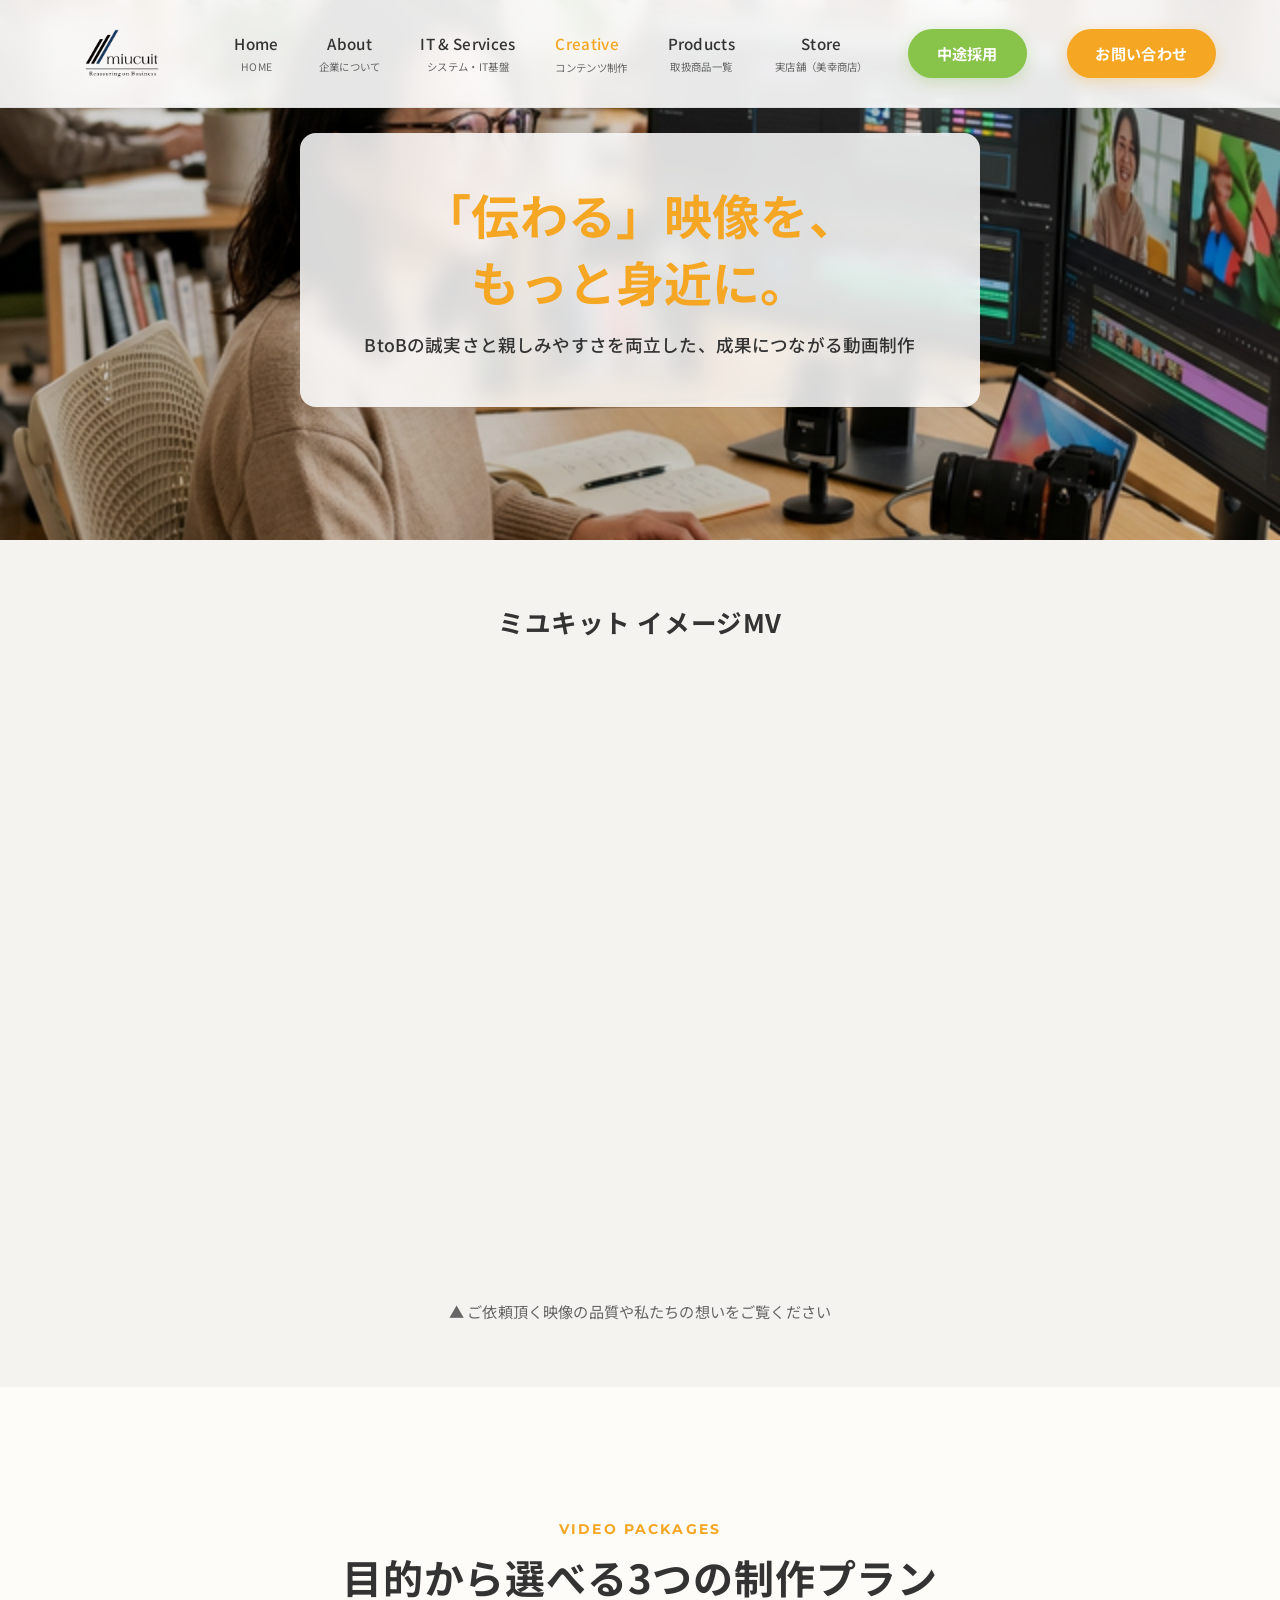
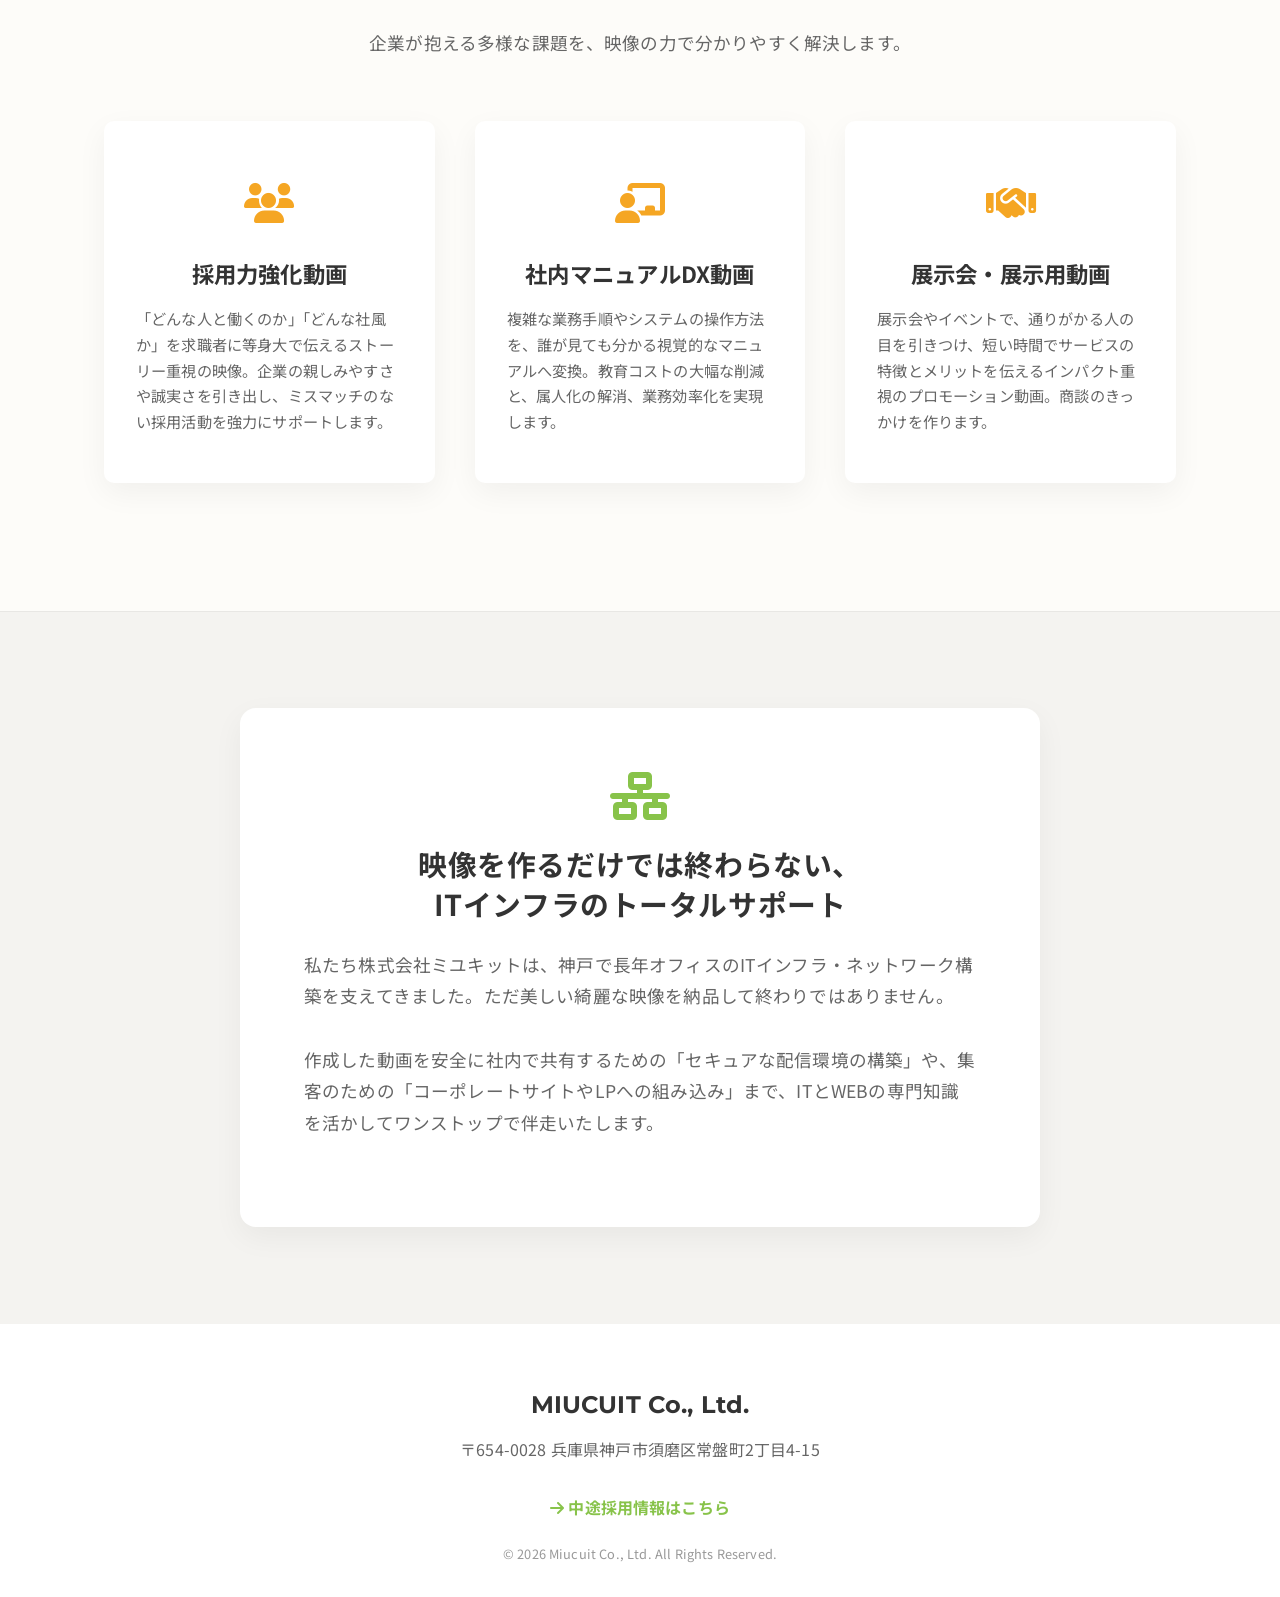
<file: docs/video.html>
<!DOCTYPE html>
<html lang="ja">
<head>
    <meta charset="UTF-8">
    <meta name="viewport" content="width=device-width, initial-scale=1.0">
    <title>映像制作・コンテンツ - 株式会社ミユキット</title>
    <meta name="description" content="株式会社ミユキットの映像制作・コンテンツ事業。誠実で親しみやすい映像制作からWEBへの組み込みまで、オフィスのITインフラを支える私たちだからできるトータルサポート。">
    <!-- Font Awesome for friendly icons -->
    <link rel="stylesheet" href="https://cdnjs.cloudflare.com/ajax/libs/font-awesome/6.4.0/css/all.min.css">
    <!-- Google Fonts: Noto Sans JP & Montserrat -->
    <link rel="preconnect" href="https://fonts.googleapis.com">
    <link rel="preconnect" href="https://fonts.gstatic.com" crossorigin>
    <link href="https://fonts.googleapis.com/css2?family=Montserrat:wght@400;500;700&family=Noto+Sans+JP:wght@400;500;700;900&display=swap" rel="stylesheet">
    <link rel="stylesheet" href="styles.css">
    <link rel="icon" href="favicon.ico" type="image/x-icon">
    <style>
        .video-hero {
            position: relative;
            width: 100%;
            height: 60vh;
            display: flex;
            align-items: center;
            justify-content: center;
            overflow: hidden;
            background-color: var(--bg-color);
        }
        .video-hero img.bg-img {
            position: absolute;
            top: 50%;
            left: 50%;
            min-width: 100%;
            min-height: 100%;
            width: auto;
            height: auto;
            transform: translate(-50%, -50%);
            z-index: 0;
            object-fit: cover;
            /* 밝고 친근한 이미지 유지 */
            filter: brightness(0.85);
        }
        .video-hero-content {
            position: relative;
            z-index: 10;
            text-align: center;
            background: rgba(255, 255, 255, 0.85);
            padding: 3rem 4rem;
            border-radius: var(--border-radius-lg);
            box-shadow: var(--shadow-soft);
            max-width: 800px;
            backdrop-filter: blur(10px);
            margin: 0 5vw;
        }
        .video-hero-title {
            font-size: clamp(2rem, 4vw, 3rem);
            color: var(--accent-orange);
            margin-bottom: 1rem;
        }
        .video-hero-subtitle {
            font-size: 1.1rem;
            color: var(--primary-text);
            font-weight: 500;
        }

        .packages-section {
            padding: 8rem 0;
        }
        
        .strength-section {
            padding: 6rem 0;
            background-color: var(--bg-light-gray);
            border-top: 1px solid rgba(0,0,0,0.05);
        }
        
        .strength-container {
            max-width: 800px;
            margin: 0 auto;
            text-align: center;
            background: #fff;
            padding: 4rem;
            border-radius: var(--border-radius-lg);
            box-shadow: var(--shadow-soft);
        }
        .strength-icon {
            font-size: 3rem;
            color: var(--accent-green);
            margin-bottom: 1.5rem;
        }
    </style>
</head>
<body>
    <!-- Clean, Friendly Navigation -->
    <header class="navbar">
        <div class="nav-container">
            <a href="index.html" class="logo"><img src="miucuit_logo.png" alt="ミユキット ロゴ"></a>
            
            <div class="menu-toggle" id="mobile-menu">
                <span></span>
                <span></span>
                <span></span>
            </div>

            <nav class="nav-links" id="nav-links">
                <a href="index.html">Home<span class="en">HOME</span></a>
                <a href="company.html">About<span class="en">企業について</span></a>
                <a href="service.html">IT & Services<span class="en">システム・IT基盤</span></a>
                
                <div class="has-dropdown">
                    <span class="nav-item-title" style="color: var(--accent-orange);">Creative<span class="en">コンテンツ制作</span></span>
                    <div class="dropdown-menu">
                        <a href="service.html#web">WEBサイト・グラフィック制作</a>
                        <a href="video.html" style="color: var(--accent-orange);">成果の出る動画・映像制作</a>
                        <a href="lp-video.html">映像制作パッケージ</a>
                    </div>
                </div>

                <a href="products.html">Products<span class="en">取扱商品一覧</span></a>
                <a href="store.html">Store<span class="en">実店舗（美幸商店）</span></a>
                <a href="https://arwrk.net/recruit/dvzyrresnfl88wg/" target="_blank" rel="noopener noreferrer" class="nav-recruit-btn">中途採用</a>
                <a href="index.html#contact" class="nav-contact-btn">お問い合わせ</a>
            </nav>
        </div>
    </header>

    <!-- Bright, Friendly Hero Section for Video -->
    <section class="video-hero">
        <img class="bg-img" src="video_friendly_creator.png" alt="笑顔で動画編集を行う女性クリエイター">
        <div class="video-hero-content fade-up">
            <h1 class="video-hero-title"><span class="inline-block-text">「伝わる」映像を、</span><br><span class="inline-block-text">もっと身近に。</span></h1>
            <p class="video-hero-subtitle">BtoBの誠実さと親しみやすさを両立した、成果につながる動画制作</p>
        </div>
    </section>

    <!-- Miucuit Image MV Section (YouTube Embed) -->
    <section class="mv-section" style="padding: 4rem 0; background-color: var(--bg-light-gray);">
        <div class="container center fade-up delay-1">
            <h2 class="section-title" style="margin-bottom: 2rem; font-size: 1.6rem;">ミユキット イメージMV</h2>
            <div class="video-container" style="position: relative; padding-bottom: 56.25%; height: 0; overflow: hidden; max-width: 900px; margin: 0 auto; border-radius: var(--border-radius-lg); box-shadow: var(--shadow-lg);">
                <iframe src="https://www.youtube.com/embed/uxdkYGGKTYE?rel=0" style="position: absolute; top: 0; left: 0; width: 100%; height: 100%;" frameborder="0" allow="accelerometer; autoplay; clipboard-write; encrypted-media; gyroscope; picture-in-picture; web-share" allowfullscreen></iframe>
            </div>
            <p style="text-align: center; margin-top: 1.5rem; color: var(--secondary-text); font-size: 0.95rem;">▲ ご依頼頂く映像の品質や私たちの想いをご覧ください</p>
        </div>
    </section>

    <!-- Video Packages (Using the friendly card design from styles.css) -->
    <section class="packages-section bg-color">
        <div class="container">
            <div class="section-header center fade-up">
                <span class="section-tag">Video Packages</span>
                <h2 class="section-title"><span class="inline-block-text">目的から選べる</span><span class="inline-block-text">3つの制作プラン</span></h2>
                <p class="section-subtitle">企業が抱える多様な課題を、映像の力で分かりやすく解決します。</p>
            </div>

            <div class="services-grid grid-3">
                <!-- Package 1 -->
                <div class="service-card fade-up delay-1">
                    <div class="service-icon"><i class="fa-solid fa-users"></i></div>
                    <h3 class="service-title">採用力強化動画</h3>
                    <p class="service-desc">
                        「どんな人と働くのか」「どんな社風か」を求職者に等身大で伝えるストーリー重視の映像。企業の親しみやすさや誠実さを引き出し、ミスマッチのない採用活動を強力にサポートします。
                    </p>
                </div>

                <!-- Package 2 -->
                <div class="service-card fade-up delay-2">
                    <div class="service-icon"><i class="fa-solid fa-chalkboard-user"></i></div>
                    <h3 class="service-title">社内マニュアルDX動画</h3>
                    <p class="service-desc">
                        複雑な業務手順やシステムの操作方法を、誰が見ても分かる視覚的なマニュアルへ変換。教育コストの大幅な削減と、属人化の解消、業務効率化を実現します。
                    </p>
                </div>

                <!-- Package 3 -->
                <div class="service-card fade-up delay-3">
                    <div class="service-icon"><i class="fa-solid fa-handshake"></i></div>
                    <h3 class="service-title">展示会・展示用動画</h3>
                    <p class="service-desc">
                        展示会やイベントで、通りがかる人の目を引きつけ、短い時間でサービスの特徴とメリットを伝えるインパクト重視のプロモーション動画。商談のきっかけを作ります。
                    </p>
                </div>
            </div>
        </div>
    </section>

    <!-- Unique Strength (IT Integration) -->
    <section class="strength-section">
        <div class="container fade-up delay-2">
            <div class="strength-container">
                <i class="fa-solid fa-network-wired strength-icon"></i>
                <h2 class="section-title" style="font-size: 1.8rem;"><span class="inline-block-text">映像を作るだけでは終わらない、</span><br><span class="inline-block-text">ITインフラのトータルサポート</span></h2>
                <p class="about-desc" style="text-align: left;">
                    私たち株式会社ミユキットは、神戸で長年オフィスのITインフラ・ネットワーク構築を支えてきました。ただ美しい綺麗な映像を納品して終わりではありません。<br><br>
                    作成した動画を安全に社内で共有するための「セキュアな配信環境の構築」や、集客のための「コーポレートサイトやLPへの組み込み」まで、ITとWEBの専門知識を活かしてワンストップで伴走いたします。
                </p>
            </div>
        </div>
    </section>

    <!-- Footer -->
    <footer class="site-footer">
        <div class="container center">
            <h2 class="footer-logo">MIUCUIT Co., Ltd.</h2>
            <p class="footer-address">〒654-0028 兵庫県神戸市須磨区常盤町2丁目4-15</p>
            <p class="footer-recruit" style="margin: 1.5rem 0;"><a href="https://arwrk.net/recruit/dvzyrresnfl88wg/" target="_blank" rel="noopener noreferrer" style="color: var(--accent-green); font-weight: 700; text-decoration: none;"><i class="fa-solid fa-arrow-right"></i> 中途採用情報はこちら</a></p>
            <p class="copyright">&copy; 2026 Miucuit Co., Ltd. All Rights Reserved.</p>
        </div>
    </footer>

    <!-- Scrolltelling Logic -->
    <script src="site.js"></script>
</body>
</html>
</file>
<file: docs/styles.css>
/* =========================================================
   MIUCUIT Friendly Corporate Design System
   ========================================================= */

:root {
    /* Base Colors - Soft and Clean */
    --bg-color: #fdfcf9; /* Slightly brighter Ivory / Off-white for warmth */
    --bg-light-gray: #f4f3f0; /* Slight contrast for alternating sections */
    --primary-text: #333333; /* Dark gray for readability, softer than pure black */
    --secondary-text: #666666; /* Medium gray for descriptions and subtitles */
    
    /* Accent Colors - Friendly & Approachable */
    --accent-orange: #f5a623; /* Warm orange */
    --accent-green: #88c34a; /* Soft green */
    --nav-bg: rgba(255, 255, 255, 0.9); /* Glassmorphism on lightbg */
    
    /* Shapes - Restrained rounded corners (per request) */
    --border-radius-sm: 6px;
    --border-radius-md: 10px;
    --border-radius-lg: 16px;
    
    /* Shadows - Soft and lifting */
    --shadow-soft: 0 10px 30px rgba(0, 0, 0, 0.05);
    --shadow-hover: 0 15px 40px rgba(0, 0, 0, 0.1);
}

* {
    margin: 0;
    padding: 0;
    box-sizing: border-box;
}

html, body {
    width: 100%;
    overflow-x: hidden;
}

body {
    font-family: 'Noto Sans JP', sans-serif; /* Modern, readable, slightly rounded Gothic */
    background-color: var(--bg-color);
    color: var(--primary-text);
    line-height: 1.6;
    letter-spacing: 0.01em;
    font-kerning: normal;
}

/* =========================================================
   Typography & Utility Classes
   ========================================================= */

h1, h2, h3, h4 {
    font-family: 'Noto Sans JP', sans-serif;
    font-weight: 700;
    color: var(--primary-text);
    line-height: 1.4;
    word-break: normal;
    overflow-wrap: break-word;
}

@media (max-width: 768px) {
    h1, h2, h3, h4 {
        word-break: normal; /* Force normal wrapping on small screens to prevent overflow */
    }
}

.center {
    text-align: center;
}

.inline-block-text {
    display: inline-block;
    white-space: nowrap;
}

@media (max-width: 768px) {
    .inline-block-text {
        display: inline; /* Disable block behavior on mobile so long text wraps naturally without expanding container */
    }
}

.bg-light-gray {
    background-color: var(--bg-light-gray);
}

.container {
    max-width: 1200px;
    margin: 0 auto;
    padding: 0 5vw;
}

/* Section Shared Styles */
.section-tag {
    display: inline-block;
    font-family: 'Montserrat', sans-serif;
    font-size: 0.9rem;
    font-weight: 700;
    color: var(--accent-orange);
    text-transform: uppercase;
    letter-spacing: 0.15em;
    margin-bottom: 0.5rem;
}

.section-title {
    font-size: clamp(2rem, 4vw, 2.5rem);
    margin: 0 0 1.5rem 0;
    padding: 0;
    text-indent: 0;
    letter-spacing: 0.02em;
}

.section-subtitle {
    font-size: 1.1rem;
    color: var(--secondary-text);
    margin-bottom: 4rem;
}

/* =========================================================
   Navigation (Light Glassmorphism)
   ========================================================= */
.navbar {
    position: fixed;
    top: 0;
    left: 0;
    width: 100%;
    z-index: 1000;
    background: var(--nav-bg);
    backdrop-filter: blur(10px);
    -webkit-backdrop-filter: blur(10px);
    border-bottom: 1px solid rgba(0, 0, 0, 0.05);
    transition: all 0.4s ease;
}

.nav-container {
    max-width: 1400px;
    margin: 0 auto;
    display: flex;
    justify-content: space-between;
    align-items: center;
    padding: 1rem 5vw;
}

.logo img {
    height: 75px; /* Increased from 55px */
    width: auto;
    vertical-align: middle;
}

.nav-links {
    display: flex;
    align-items: center;
    gap: 2.5rem;
}

.nav-links > a, .has-dropdown > span.nav-item-title {
    text-decoration: none;
    color: var(--primary-text);
    font-size: 0.95rem;
    font-weight: 500;
    letter-spacing: 0.02em;
    transition: color 0.3s ease;
    text-align: center;
    cursor: pointer;
}

.nav-links > a > span.en, .has-dropdown > span.nav-item-title > span.en {
    display: block;
    font-size: 0.65rem;
    color: var(--secondary-text);
    margin-top: 0.2rem;
    font-weight: 400;
}

.nav-links a:hover, .has-dropdown:hover > span.nav-item-title {
    color: var(--accent-orange);
}

/* Dropdown Menu styling */
.has-dropdown {
    position: relative;
    padding-bottom: 15px;
    margin-bottom: -15px;
}

.dropdown-menu {
    position: absolute;
    top: 100%;
    left: 50%;
    transform: translateX(-50%) translateY(10px);
    background: #fff;
    min-width: 220px;
    box-shadow: var(--shadow-hover);
    border-radius: var(--border-radius-sm);
    padding: 1rem 0;
    opacity: 0;
    visibility: hidden;
    transition: all 0.3s ease;
    display: flex;
    flex-direction: column;
    z-index: 1000;
}

.has-dropdown:hover .dropdown-menu {
    opacity: 1;
    visibility: visible;
    transform: translateX(-50%) translateY(15px);
}

.dropdown-menu a {
    padding: 0.8rem 1.5rem;
    text-align: left;
    font-size: 0.9rem;
    display: block;
    border-bottom: 1px solid var(--bg-light-gray);
    color: var(--primary-text);
    text-decoration: none;
}
.dropdown-menu a:last-child {
    border-bottom: none;
}
.dropdown-menu a:hover {
    background-color: var(--bg-light-gray);
    color: var(--accent-orange);
}

.nav-contact-btn {
    background-color: var(--accent-orange);
    color: #fff !important;
    padding: 0.8rem 1.8rem;
    border-radius: 50px;
    font-weight: 700 !important;
    transition: all 0.3s ease;
    box-shadow: 0 4px 15px rgba(245, 166, 35, 0.3);
}

.nav-contact-btn:hover {
    transform: translateY(-2px);
    box-shadow: 0 6px 20px rgba(245, 166, 35, 0.4);
    background-color: #e0961e;
}

.nav-recruit-btn {
    background-color: var(--accent-green);
    color: #fff !important;
    padding: 0.8rem 1.8rem;
    border-radius: 50px;
    font-weight: 700 !important;
    transition: all 0.3s ease;
    box-shadow: 0 4px 15px rgba(136, 195, 74, 0.3);
}

.nav-recruit-btn:hover {
    transform: translateY(-2px);
    box-shadow: 0 6px 20px rgba(136, 195, 74, 0.4);
    background-color: #74ac3a;
}

/* Hamburger Menu Icon */
.menu-toggle {
    display: none;
    flex-direction: column;
    justify-content: space-between;
    width: 30px;
    height: 21px;
    cursor: pointer;
    z-index: 1001; /* Above mobile menu overlay */
}
.menu-toggle span {
    display: block;
    height: 3px;
    width: 100%;
    background-color: var(--primary-text);
    border-radius: 3px;
    transition: all 0.3s ease;
}

/* Mobile Responsive */
@media (max-width: 900px) {
    .menu-toggle {
        display: flex;
    }
    
    .logo img {
        height: 45px;
    }

    .nav-links {
        position: fixed;
        top: 0;
        right: -100%;
        width: 80%;
        max-width: 400px;
        height: 100vh;
        background: #fff;
        flex-direction: column;
        justify-content: flex-start;
        align-items: flex-start;
        padding: 6rem 2rem 2rem;
        gap: 1.5rem;
        box-shadow: -10px 0 30px rgba(0,0,0,0.1);
        transition: right 0.4s ease;
        overflow-y: auto;
    }

    .nav-links.active {
        right: 0;
    }

    /* Hamburger animation */
    .menu-toggle.active span:nth-child(1) {
        transform: translateY(9px) rotate(45deg);
    }
    .menu-toggle.active span:nth-child(2) {
        opacity: 0;
    }
    .menu-toggle.active span:nth-child(3) {
        transform: translateY(-9px) rotate(-45deg);
    }

    /* Reset link styles for vertical menu */
    .nav-links > a, .has-dropdown > span.nav-item-title {
        text-align: left;
        font-size: 1.1rem;
        width: 100%;
    }
    .nav-links > a > span.en, .has-dropdown > span.nav-item-title > span.en {
        display: inline;
        margin-left: 0.5rem;
    }

    /* Keep mobile dropdowns collapsed until tapped */
    .dropdown-menu {
        position: static;
        transform: none;
        box-shadow: none;
        opacity: 0;
        visibility: hidden;
        max-height: 0;
        overflow: hidden;
        padding: 0 0 0 1rem;
        background: transparent;
        border-left: 2px solid var(--bg-light-gray);
        border-radius: 0;
        margin-top: 0;
        transition: max-height 0.3s ease, opacity 0.2s ease, margin-top 0.3s ease, padding-top 0.3s ease;
    }
    
    .has-dropdown.active .dropdown-menu {
        opacity: 1;
        visibility: visible;
        max-height: 500px;
        padding-top: 0.5rem;
        margin-top: 0.5rem;
        transform: none;
    }
    
    .dropdown-menu a {
        padding: 0.5rem 1rem;
        border-bottom: none;
    }
    
    .nav-contact-btn {
        width: 100%;
        text-align: center;
        margin-top: 1rem;
    }

    .nav-recruit-btn {
        width: 100%;
        text-align: center;
        margin-top: 1rem;
    }
}

/* =========================================================
   Hero Section
   ========================================================= */
.hero {
    position: relative;
    width: 100%;
    height: 100vh;
    display: flex;
    align-items: center; /* Left-aligned content for corporate feel */
    padding-left: 10vw;
    overflow: hidden;
}

.bg-img {
    position: absolute;
    top: 50%;
    left: 50%;
    min-width: 100%;
    min-height: 100%;
    width: auto;
    height: auto;
    transform: translate(-50%, -50%);
    z-index: -2;
    object-fit: cover;
    /* Soften the image, slightly warm overlay instead of dark */
    filter: brightness(0.9) contrast(1.05);
}

.hero::after {
    /* Gradient overlay to make text readable but keep the image bright */
    content: '';
    position: absolute;
    top: 0;
    left: 0;
    width: 100%;
    height: 100%;
    background: linear-gradient(90deg, rgba(250, 249, 246, 0.9) 0%, rgba(250, 249, 246, 0.4) 50%, rgba(250, 249, 246, 0) 100%);
    z-index: -1;
}

.hero-content {
    max-width: 600px;
    z-index: 1;
    padding-right: 5vw; /* Ensure text doesn't touch the right edge on mobile */
}

@media (max-width: 768px) {
    .hero {
        padding-left: 5vw;
        padding-right: 5vw;
        justify-content: center;
        text-align: center;
    }
    .hero-content {
        padding-right: 0;
    }
    .hero-title {
        font-size: clamp(2rem, 8vw, 3rem); /* Slightly smaller on very small screens */
    }
    .hero-subtitle {
        text-align: left; /* Keep subtitle readable */
        font-size: 1rem;
    }
}

.hero-title {
    font-size: clamp(2.5rem, 5vw, 4rem);
    font-weight: 900;
    line-height: 1.28;
    margin-bottom: 1.5rem;
    color: var(--primary-text);
    letter-spacing: 0.01em;
}

.hero-subtitle {
    font-size: clamp(1.1rem, 2vw, 1.3rem);
    color: var(--secondary-text);
    margin-bottom: 3rem;
    font-weight: 500;
}

.hero-btn {
    display: inline-block;
    background-color: var(--accent-green);
    color: #fff;
    text-decoration: none;
    padding: 1rem 2.5rem;
    font-size: 1.1rem;
    font-weight: 700;
    border-radius: 50px;
    transition: all 0.3s ease;
    box-shadow: 0 4px 15px rgba(136, 195, 74, 0.3);
}

.hero-btn:hover {
    transform: translateY(-3px);
    box-shadow: 0 8px 25px rgba(136, 195, 74, 0.4);
    background-color: #7cb342;
}

/* =========================================================
   About Structure
   ========================================================= */
.about-section {
    padding: 10rem 0;
}

.about-grid {
    display: grid;
    grid-template-columns: 1fr 1fr;
    gap: 5rem;
    align-items: center;
}

.about-desc {
    font-size: 1.1rem;
    color: var(--secondary-text);
    margin-bottom: 1.5rem;
    line-height: 1.8;
}

.about-image-wrapper {
    border-radius: var(--border-radius-lg);
    overflow: hidden;
    box-shadow: var(--shadow-soft);
}

.about-image {
    width: 100%;
    height: 100%;
    object-fit: cover;
    display: block;
}

@media (max-width: 900px) {
    .about-grid {
        grid-template-columns: 1fr;
    }
}

/* =========================================================
   Services Grid
   ========================================================= */
.services-section {
    padding: 8rem 0;
}

.services-grid {
    display: grid;
    gap: 2.5rem;
    margin-top: 4rem;
}

.services-grid.grid-2 {
    grid-template-columns: repeat(2, 1fr);
}

.services-grid.grid-3 {
    grid-template-columns: repeat(3, 1fr);
}

@media (max-width: 900px) {
    .services-grid.grid-2,
    .services-grid.grid-3 {
        grid-template-columns: 1fr;
    }
}

.service-card {
    background: #fff;
    padding: 3rem 2rem;
    border-radius: var(--border-radius-md);
    box-shadow: var(--shadow-soft);
    transition: all 0.4s ease;
    text-align: center;
    display: flex;
    flex-direction: column;
}

.service-card:hover {
    transform: translateY(-8px);
    box-shadow: var(--shadow-hover);
}

.service-icon {
    font-size: 2.5rem;
    color: var(--accent-orange);
    margin-bottom: 1.5rem;
}

.service-title {
    font-size: 1.4rem;
    margin-bottom: 1rem;
    line-height: 1.45;
    letter-spacing: 0.01em;
}

.service-desc {
    font-size: 0.95rem;
    color: var(--secondary-text);
    text-align: left;
    line-height: 1.7;
}

/* =========================================================
   CTA & Footer
   ========================================================= */
.cta-section {
    padding: 8rem 0;
    background-color: var(--bg-color);
}

.cta-title {
    font-size: clamp(1.8rem, 4vw, 2.5rem);
    margin-bottom: 1rem;
}

.cta-desc {
    color: var(--secondary-text);
    margin-bottom: 3rem;
}

.cta-actions {
    display: flex;
    justify-content: center;
    flex-wrap: wrap; /* Allow wrapping on small screens */
    gap: 1.5rem;
    margin-bottom: 2rem;
}

@media (max-width: 600px) {
    .cta-actions {
        flex-direction: column;
        align-items: stretch;
    }
    .cta-actions .btn {
        width: 100%;
        padding: 1rem 1.5rem;
    }
}

.btn {
    display: inline-block;
    padding: 1rem 2.5rem;
    font-weight: 700;
    border-radius: 50px;
    text-decoration: none;
    transition: all 0.3s ease;
}

.btn-primary {
    background-color: var(--accent-orange);
    color: #fff;
    box-shadow: 0 4px 15px rgba(245, 166, 35, 0.2);
}

.btn-primary:hover {
    transform: translateY(-2px);
    box-shadow: 0 6px 20px rgba(245, 166, 35, 0.4);
}

.btn-secondary {
    background-color: #fff;
    color: var(--primary-text);
    border: 2px solid var(--bg-light-gray);
}

.btn-secondary:hover {
    border-color: var(--accent-orange);
    color: var(--accent-orange);
}

.business-hours {
    font-size: 0.9rem;
    color: var(--secondary-text);
}

.site-footer {
    background-color: #fff;
    padding: 4rem 0 2rem;
    border-top: 1px solid var(--bg-light-gray);
}

.footer-logo {
    font-family: 'Montserrat', sans-serif;
    color: var(--primary-text);
    margin-bottom: 1rem;
}

.footer-address {
    color: var(--secondary-text);
    margin-bottom: 2rem;
}

.copyright {
    font-size: 0.8rem;
    color: #999;
}

/* =========================================================
   Scrolltelling: Fade Up Animations
   ========================================================= */
.fade-up {
    opacity: 0;
    transform: translateY(30px);
    /* Softer, friendlier easing curve */
    transition: opacity 0.8s ease-out, transform 0.8s ease-out;
}

.fade-up.is-visible {
    opacity: 1;
    transform: translateY(0);
}

.delay-1 { transition-delay: 0.1s; }
.delay-2 { transition-delay: 0.2s; }
.delay-3 { transition-delay: 0.3s; }
.delay-4 { transition-delay: 0.4s; }
</file>
